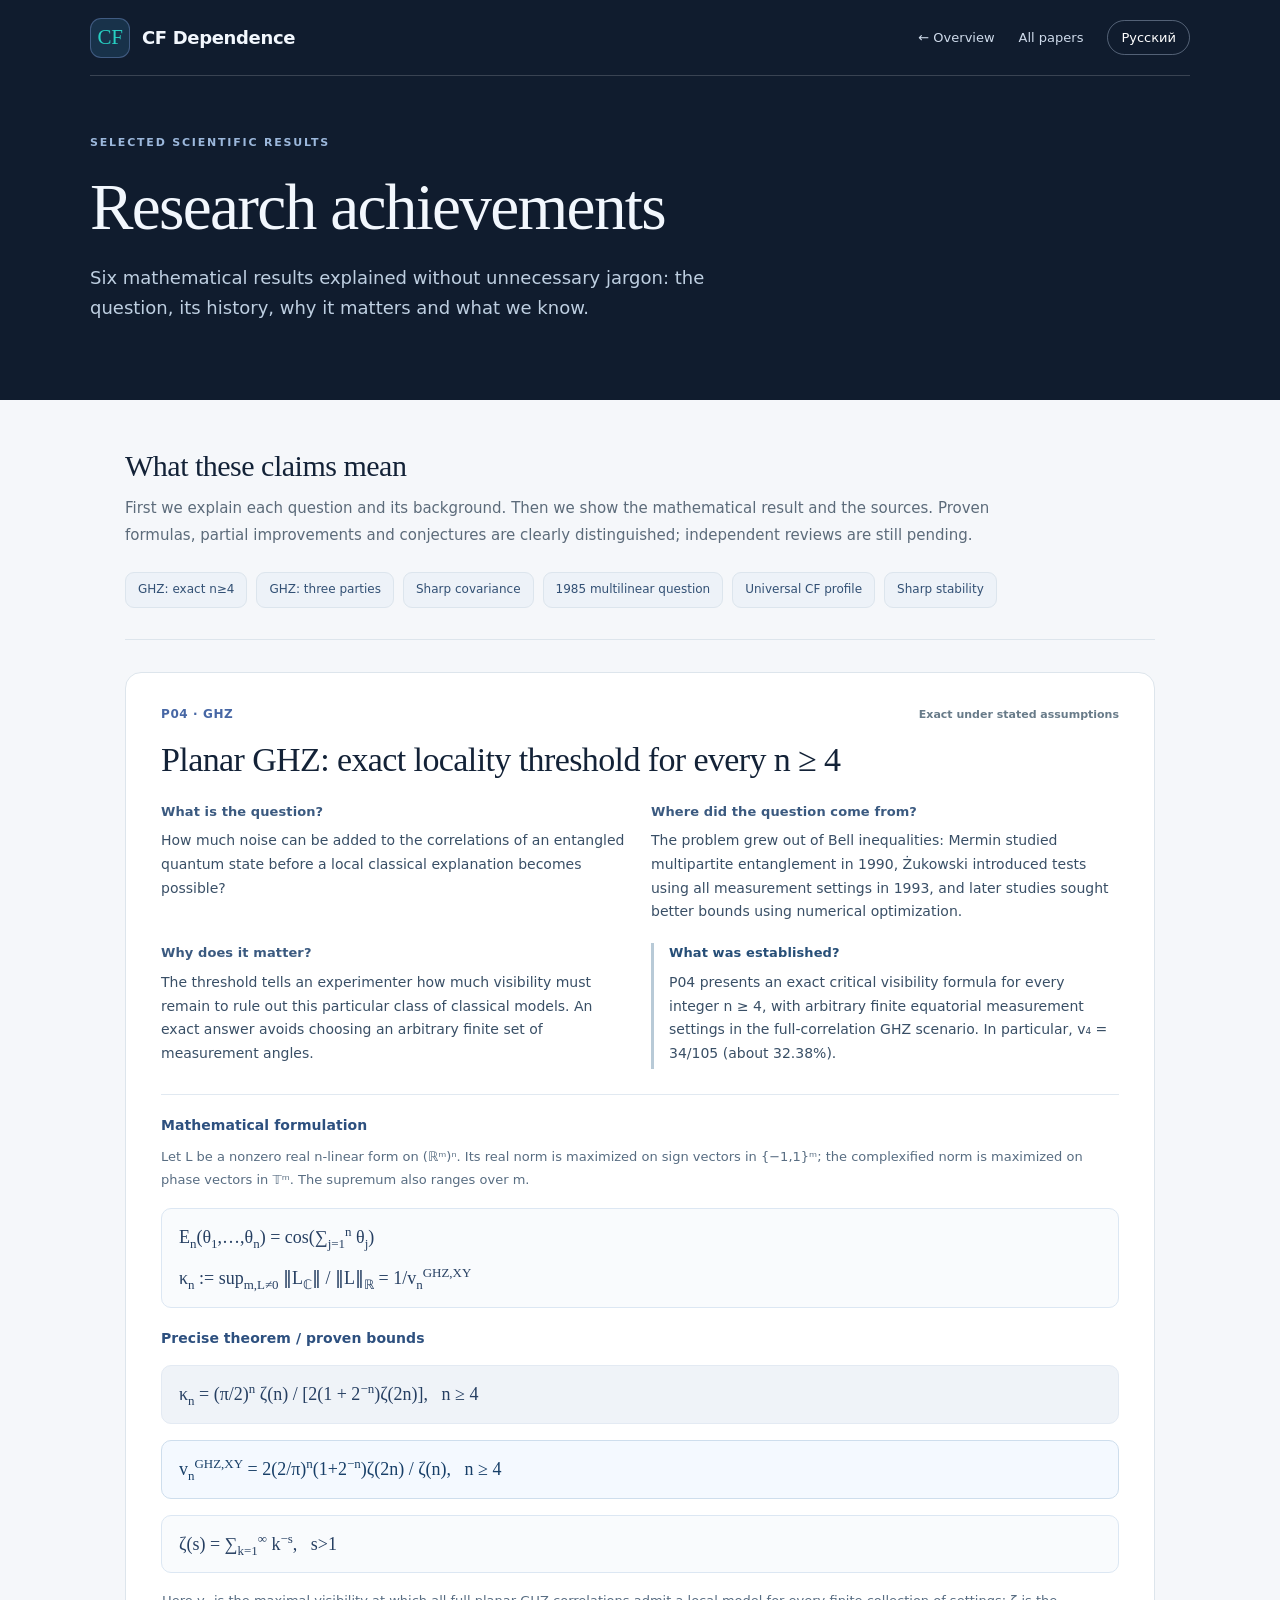
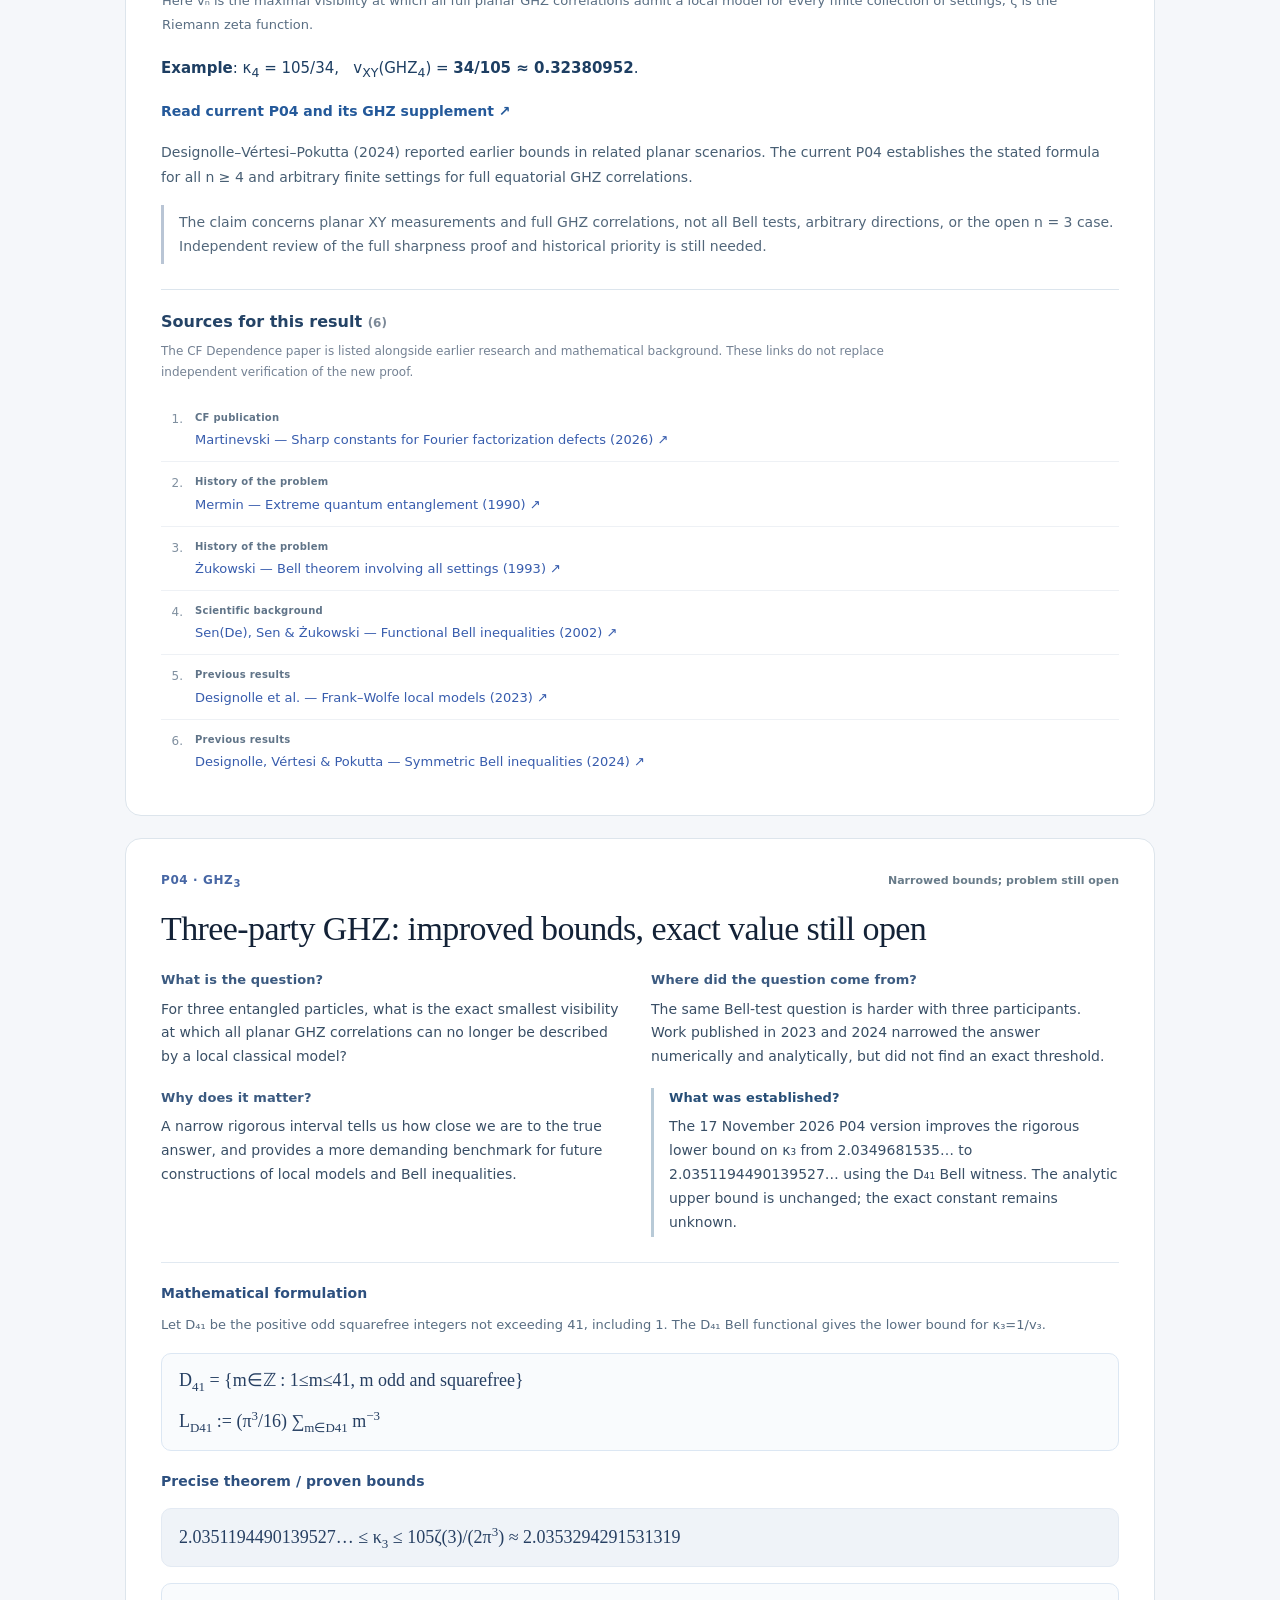
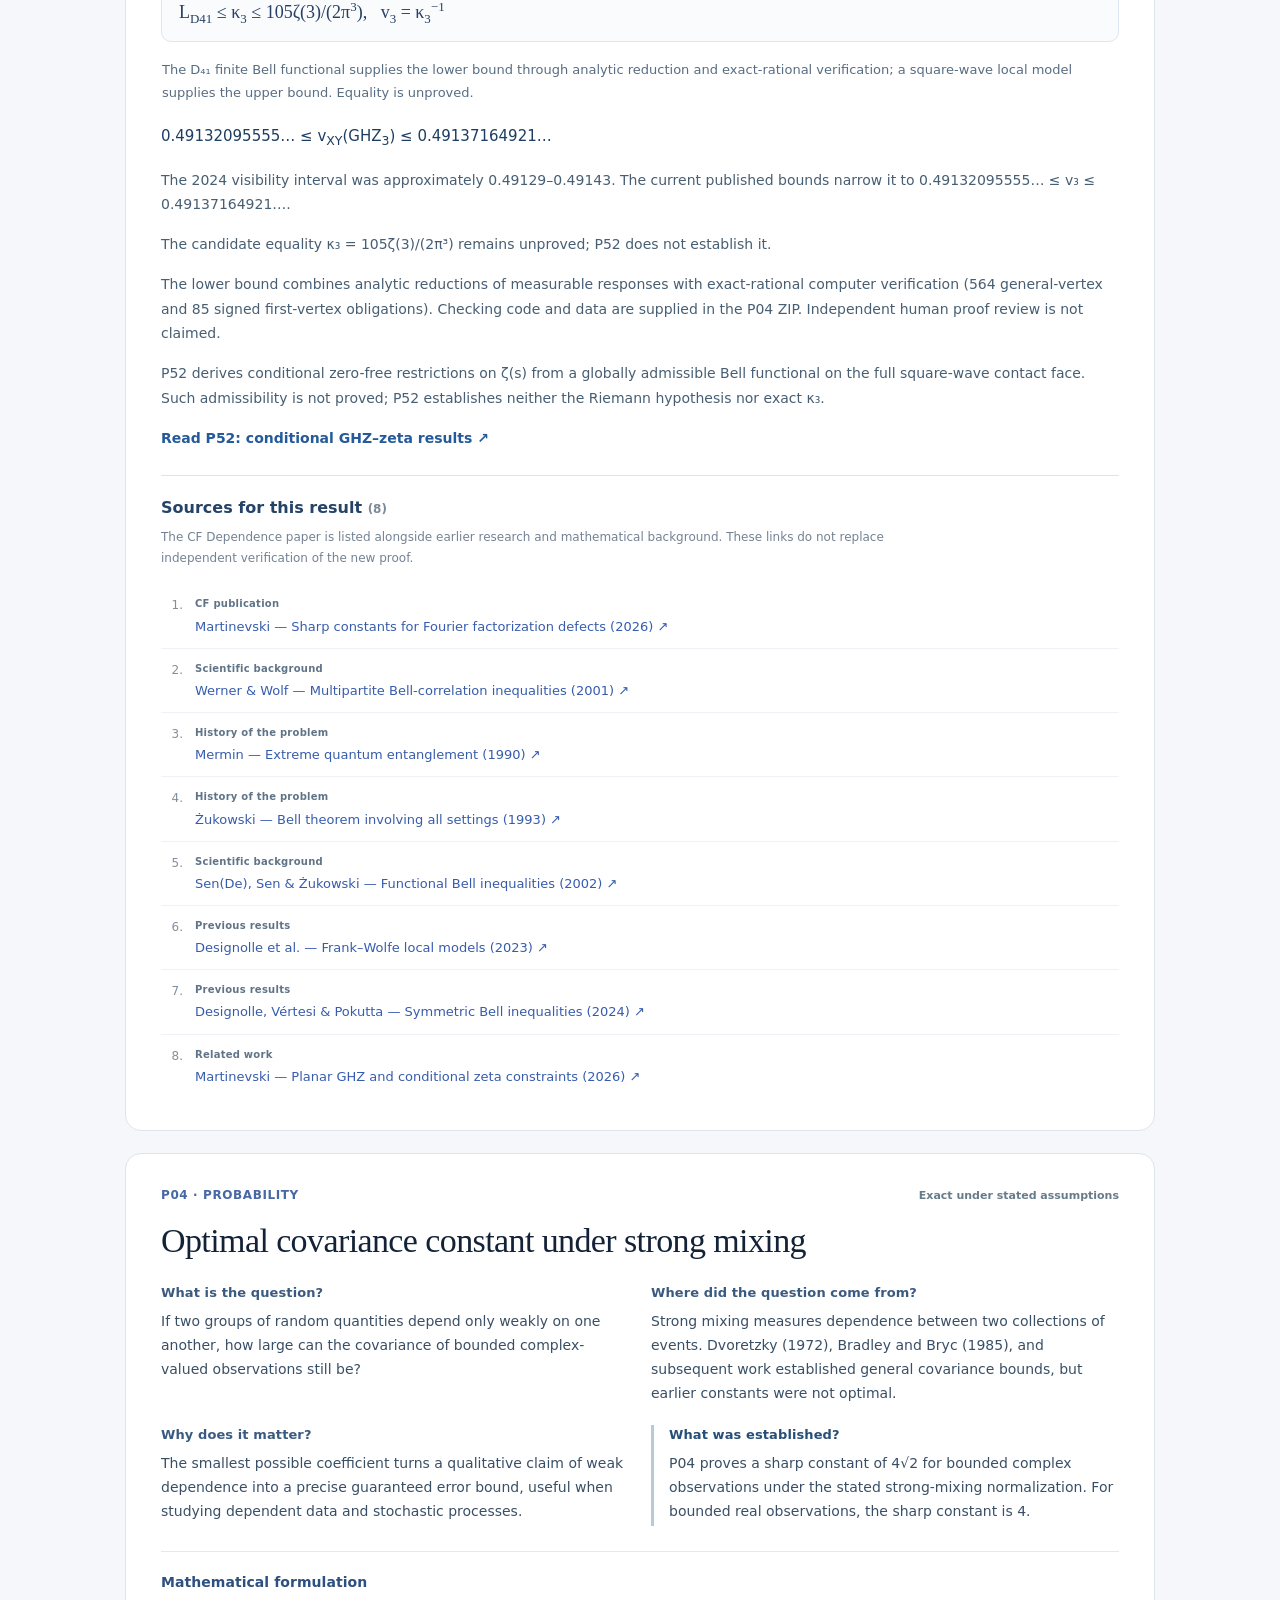
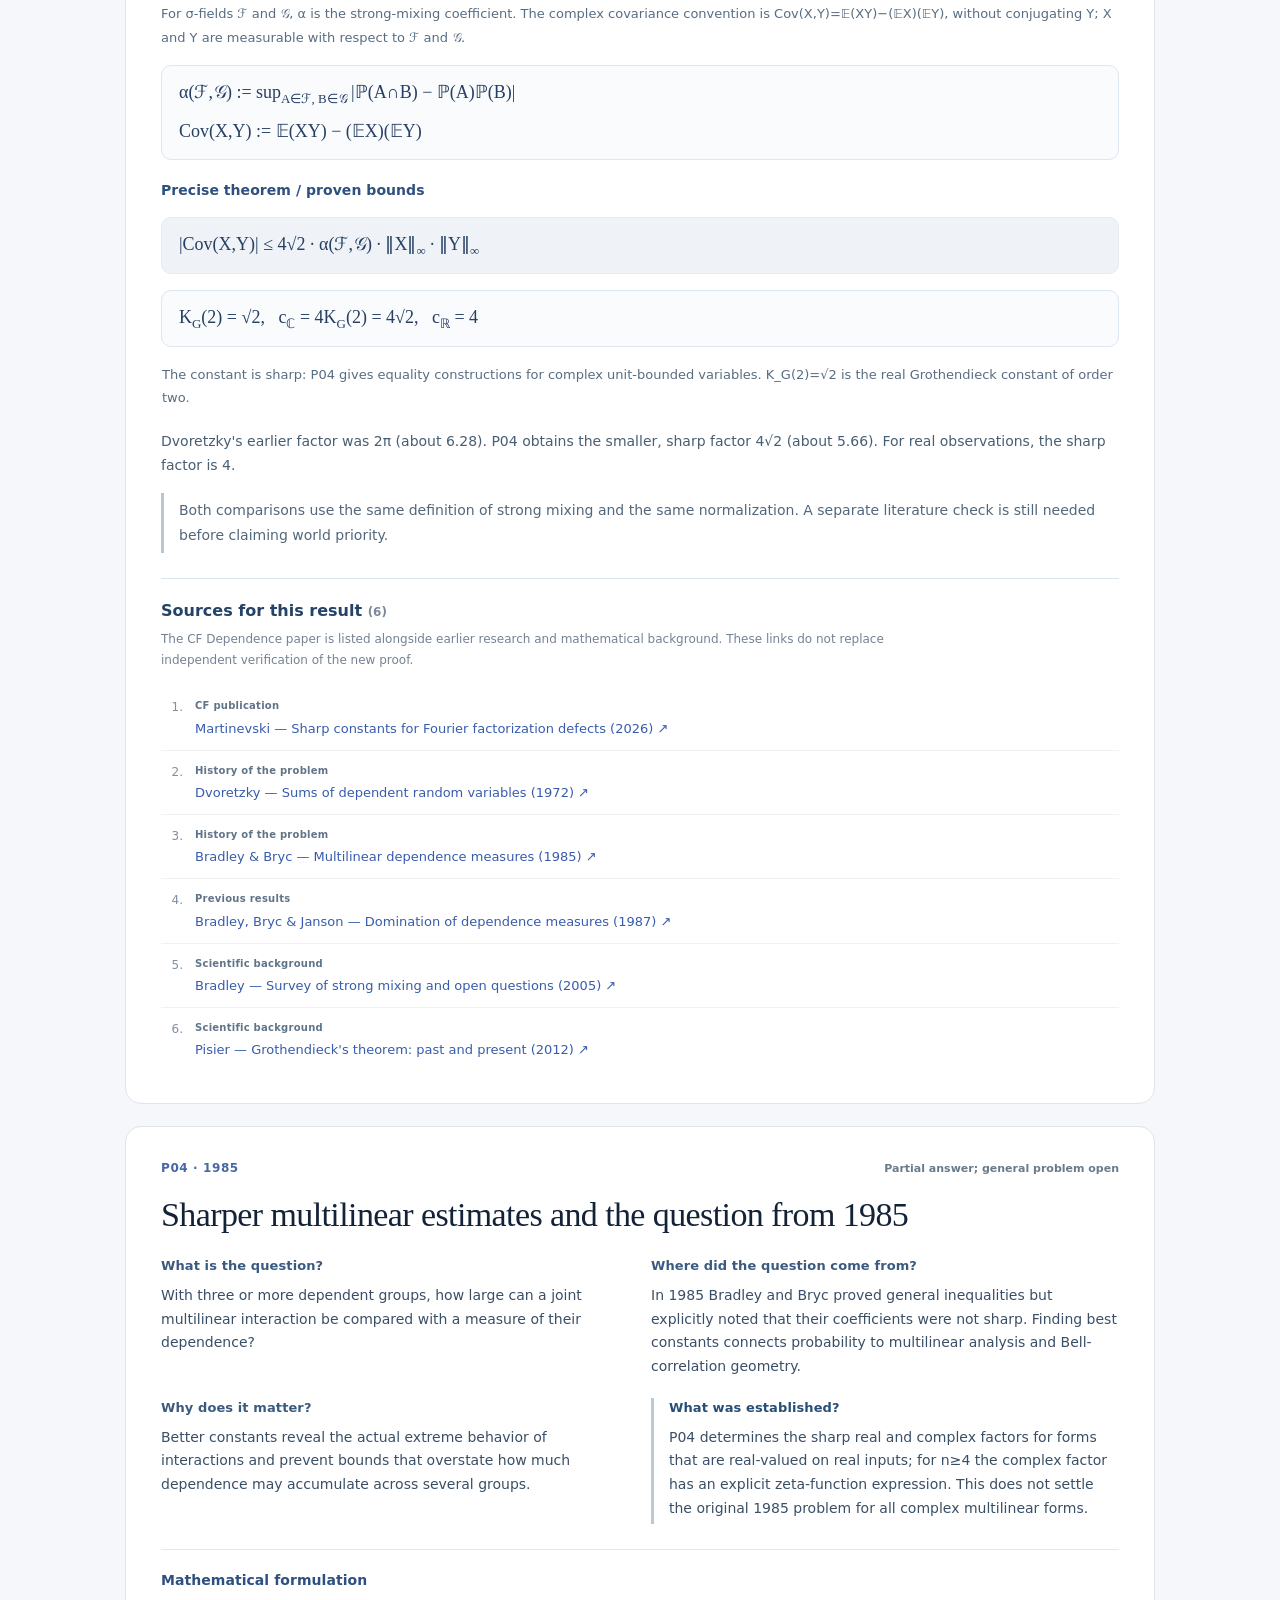
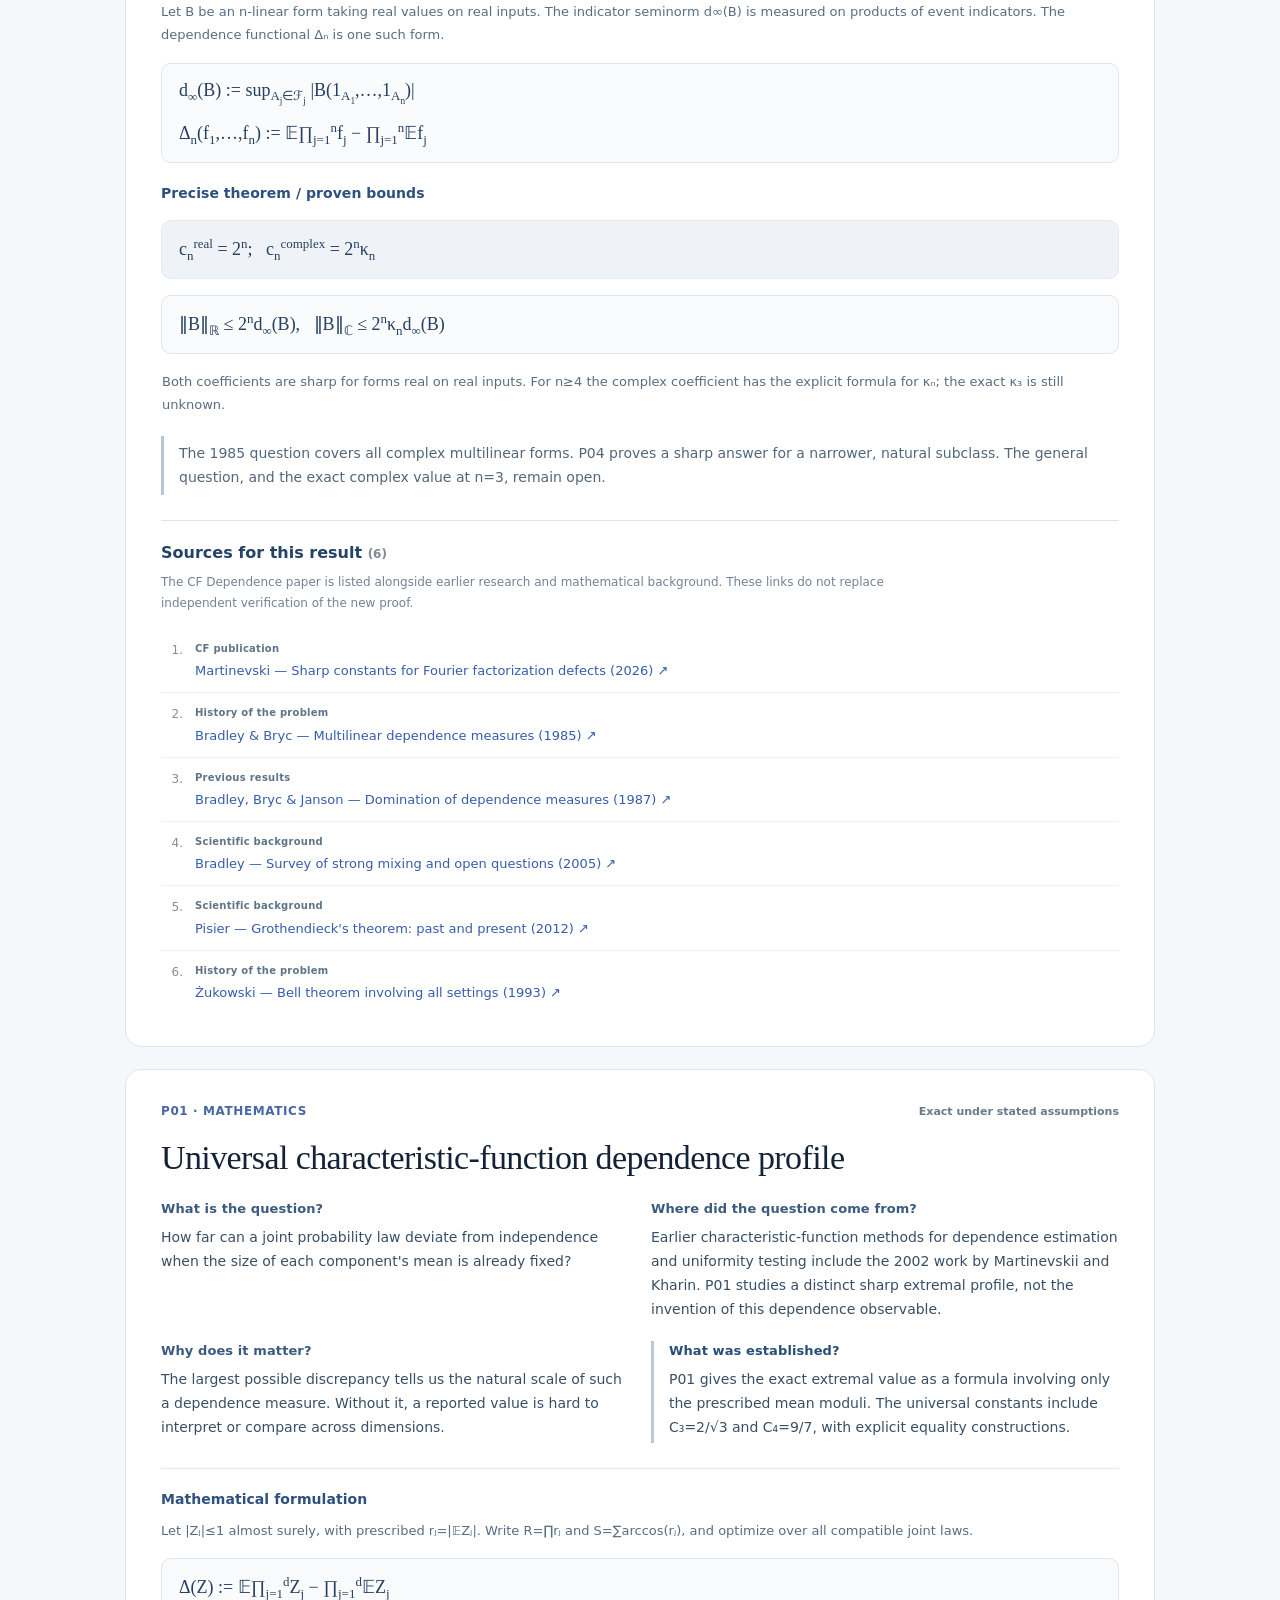
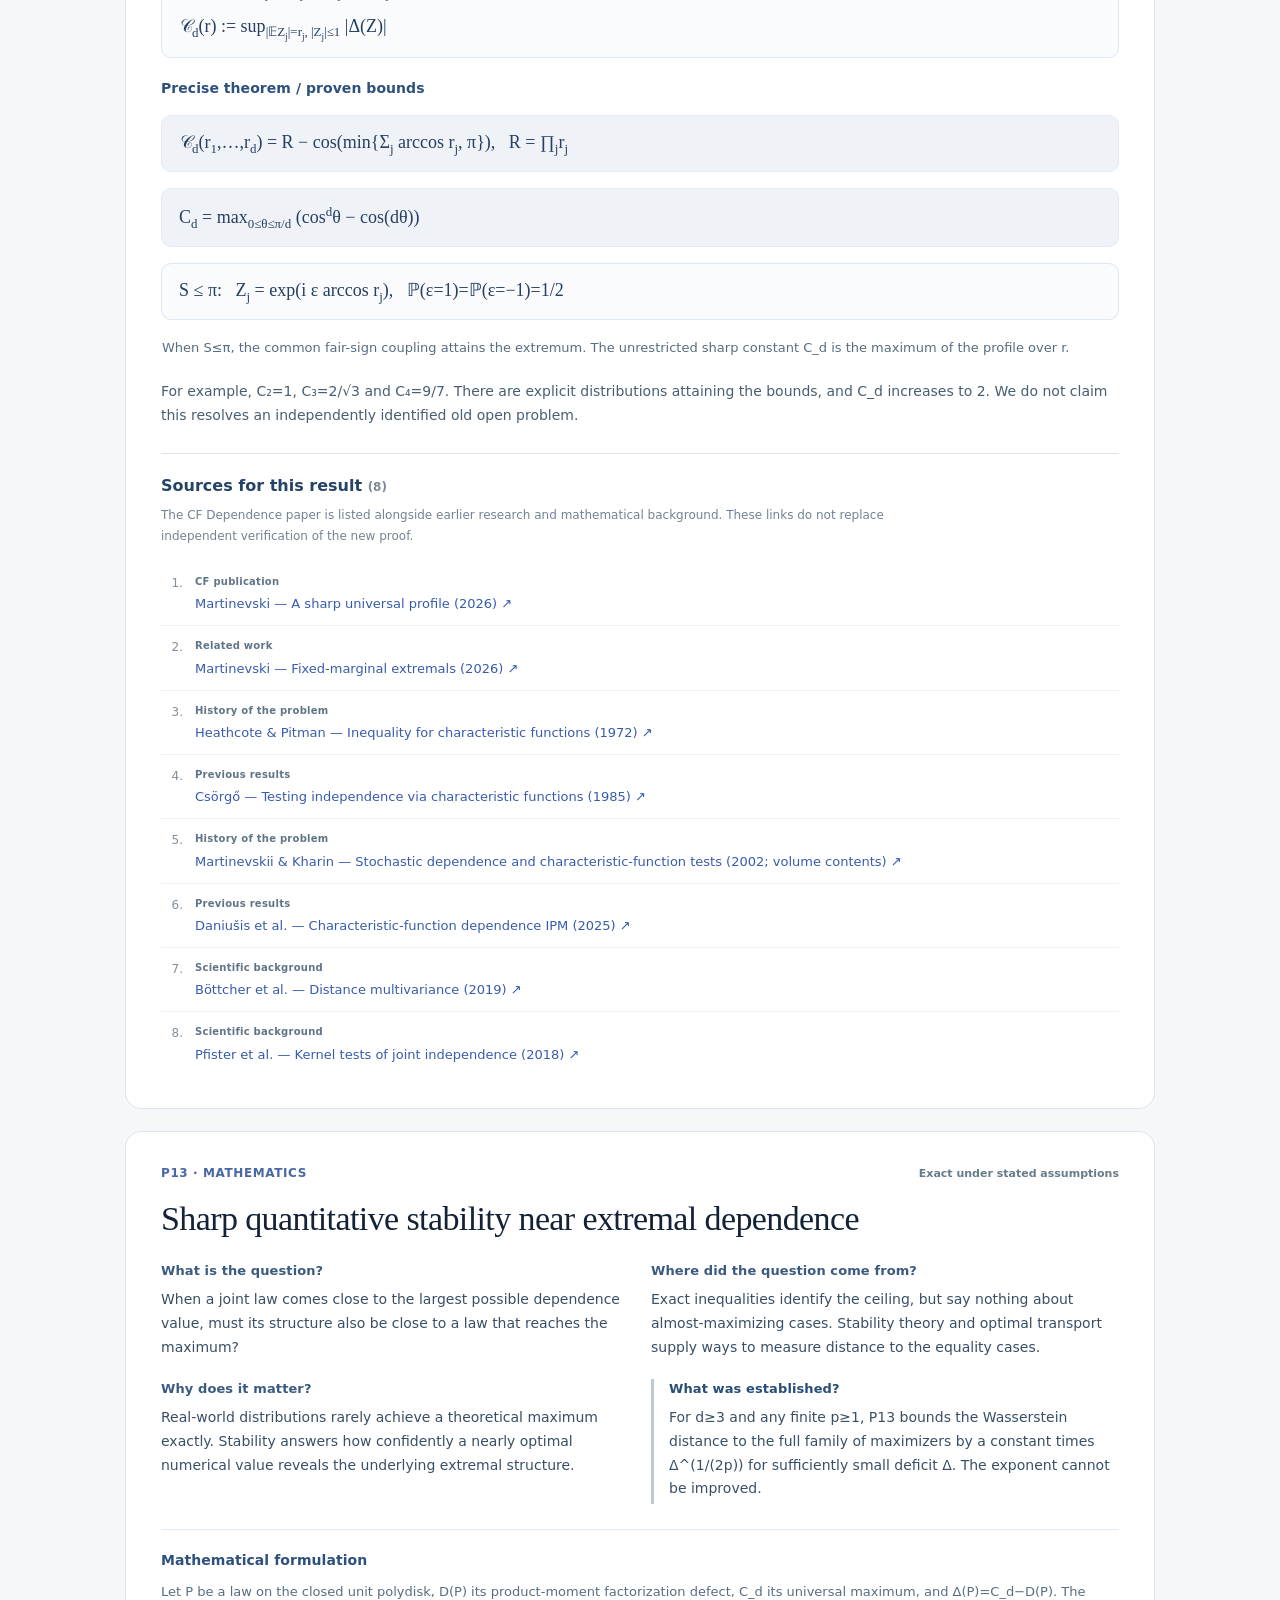
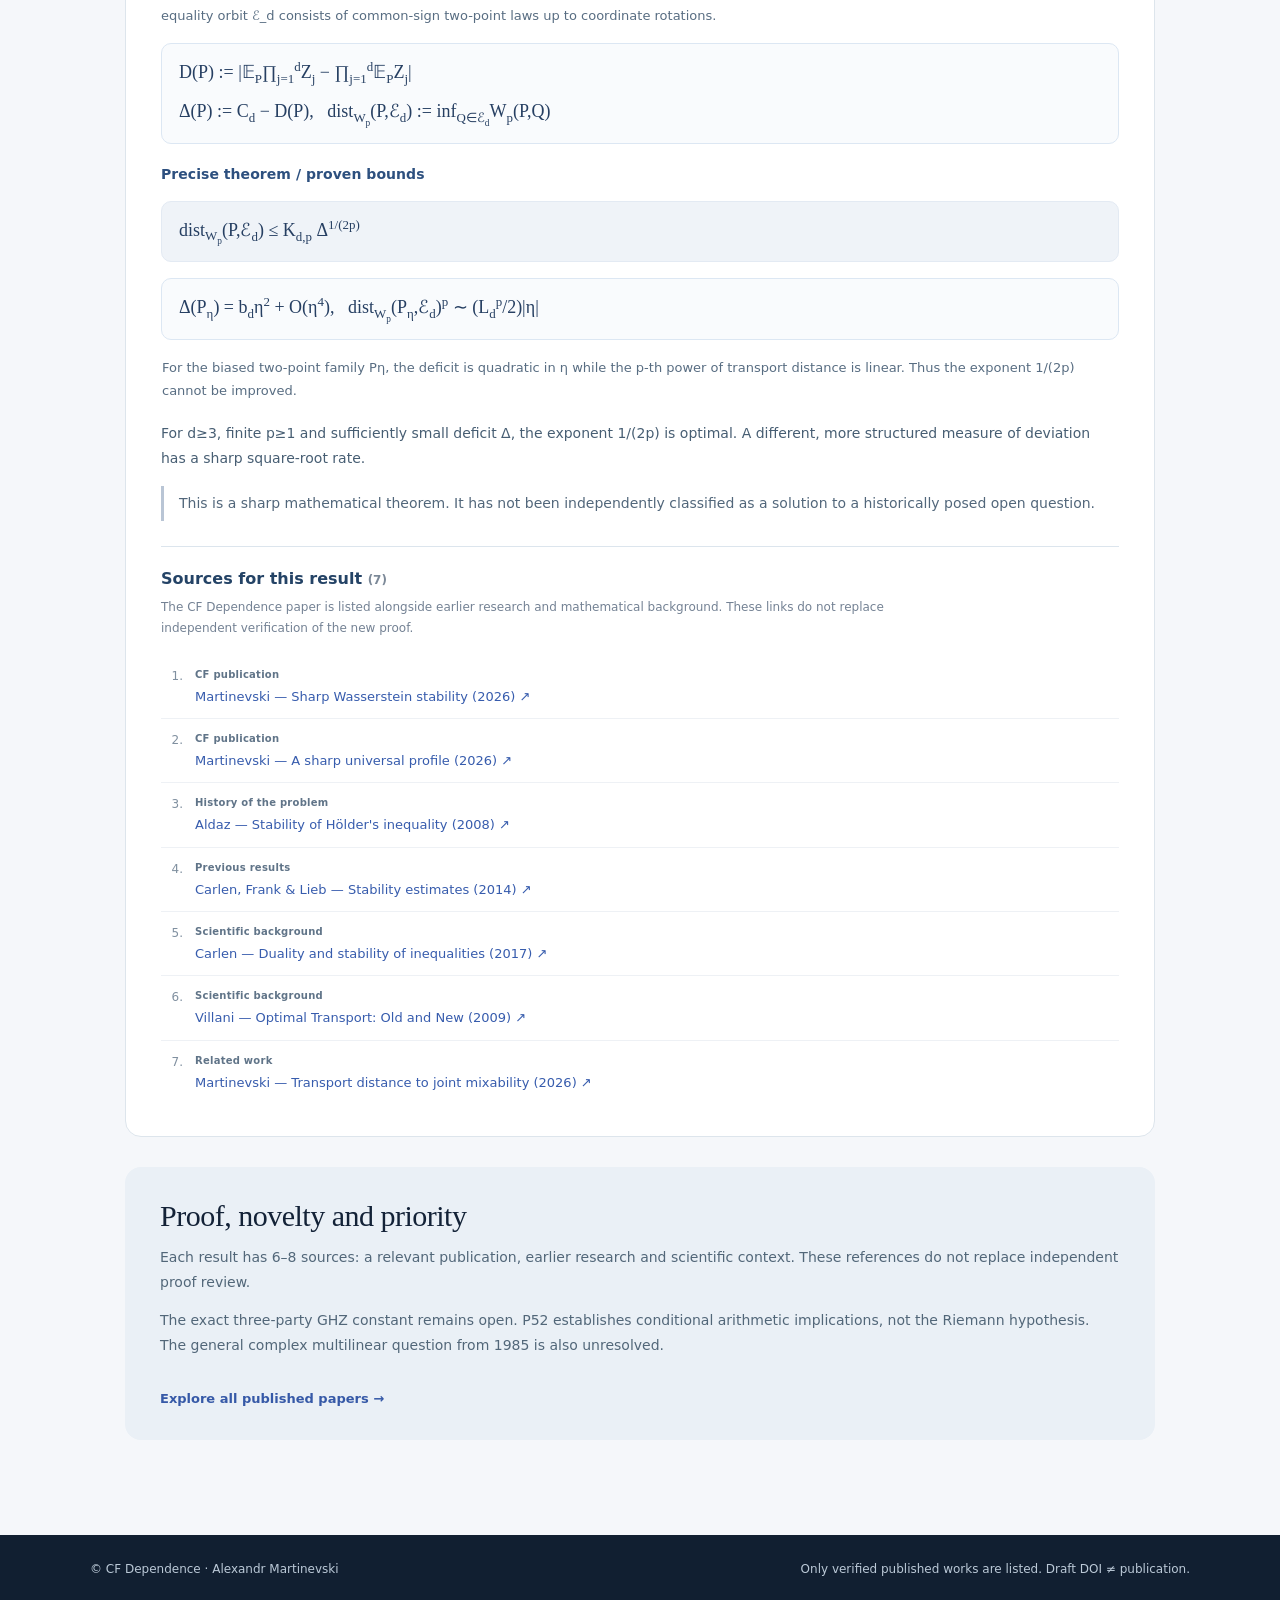
<file: website/achievements.html>
<!doctype html>
<html lang="en">
<head>
  <meta charset="utf-8">
  <meta name="viewport" content="width=device-width, initial-scale=1">
  <meta name="theme-color" content="#101c2e">
  <meta name="robots" content="index,follow">
  <meta name="description" content="Published results: exact planar GHZ constants for n ≥ 4, improved D41 bounds for three parties, sharp mixing inequalities, and P52 conditional zeta constraints.">
  <link rel="canonical" href="https://math.a-martinevski.com/achievements.html">
  <meta property="og:type" content="article">
  <meta property="og:title" content="Research achievements — CF Dependence">
  <meta property="og:url" content="https://math.a-martinevski.com/achievements.html">
  <title>Research achievements — CF Dependence</title>
  <link rel="stylesheet" href="assets/site.css?v=20261015-achievements">
  <script src="assets/site.js?v=20261015-achievements" defer></script>
</head>
<body data-page="achievements">
  <header class="hero short-hero achievements-hero">
    <div class="wrap">
      <nav class="navigation" aria-label="Main navigation">
        <a class="brand" href="index.html?lang=en" data-home-link aria-label="CF Dependence home"><span class="monogram">CF</span><span>CF Dependence</span></a>
        <div class="nav-actions">
          <a href="index.html?lang=en#achievements" data-achievement-home-link data-i18n="achievementBack">← Overview</a>
          <a href="index.html?lang=en#papers" data-catalogue-home-link data-i18n="achievementCatalogue">All papers</a>
          <button class="language" type="button" data-lang-switch aria-label="Change language">Русский</button>
        </div>
      </nav>
      <div class="achievement-hero-content">
        <div class="overline light" data-i18n="achievementPageEyebrow">SELECTED SCIENTIFIC RESULTS</div>
        <h1 data-i18n="achievementPageHeading">Research achievements</h1>
        <p class="hero-intro" data-i18n="achievementPageLead">Six mathematical results explained without unnecessary jargon: the question, its history, why it matters and what we know.</p>
      </div>
    </div>
  </header>
  <main class="wrap achievement-page">
    <section class="achievement-context" aria-labelledby="achievement-context-heading">
      <h2 id="achievement-context-heading" data-i18n="achievementContextTitle">What these claims mean</h2>
      <p data-i18n="achievementContextText">First we explain each question and its background. Then we show the mathematical result and the sources. Proven formulas, partial improvements and conjectures are clearly distinguished; independent reviews are still pending.</p>
      <nav class="achievement-toc" aria-label="Research achievements">
        <a href="#ghz-exact" data-i18n="achievementTocGhzExact">GHZ: exact n≥4</a>
        <a href="#ghz-three" data-i18n="achievementTocGhzThree">GHZ: three parties</a>
        <a href="#mixing" data-i18n="achievementTocMixing">Sharp covariance</a>
        <a href="#multilinear" data-i18n="achievementTocMultilinear">1985 multilinear question</a>
        <a href="#cf-profile" data-i18n="achievementTocProfile">Universal CF profile</a>
        <a href="#stability" data-i18n="achievementTocStability">Sharp stability</a>
      </nav>
    </section>

    <article class="achievement-feature" id="ghz-exact">
      <div class="achievement-feature-top"><span class="achievement-code">P04 · GHZ</span><span class="achievement-state" data-i18n="achievementStateExact">Exact under stated assumptions</span></div>
      <h2 data-i18n="achievementGhzExactTitle">Planar GHZ: exact locality threshold for every n ≥ 4</h2>
      <div class="achievement-explanation">
      <div class="achievement-explanation-part">
        <h3 data-i18n="achievementProblemTitle">The question</h3>
        <p data-i18n="achievementGhzExactProblem">How much noise can be added to the correlations of an entangled quantum state before a local classical explanation becomes possible?</p>
      </div>
      <div class="achievement-explanation-part">
        <h3 data-i18n="achievementOriginTitle">Where it came from</h3>
        <p data-i18n="achievementGhzExactOrigin">The problem grew out of Bell inequalities: Mermin studied multipartite entanglement in 1990, Żukowski introduced tests using all measurement settings in 1993, and later studies sought better bounds using numerical optimization.</p>
      </div>
      <div class="achievement-explanation-part">
        <h3 data-i18n="achievementImportanceTitle">Why it matters</h3>
        <p data-i18n="achievementGhzExactWhy">The threshold tells an experimenter how much visibility must remain to rule out this particular class of classical models. An exact answer avoids choosing an arbitrary finite set of measurement angles.</p>
      </div>
      <div class="achievement-explanation-part">
        <h3 data-i18n="achievementAnswerTitle">What was established</h3>
        <p data-i18n="achievementGhzExactAnswer">P04 presents an exact critical visibility formula for every integer n ≥ 4 and arbitrary finite equatorial measurement settings in the full-correlation GHZ scenario. In particular, v₄ = 34/105 (about 32.38%).</p>
      </div>
      </div>
            <div class="achievement-math-context">
        <h3 data-i18n="achievementMathSetupTitle">Mathematical formulation</h3>
        <p class="achievement-math-notation" data-i18n="achievementGhzExactMathNotation">Let L be a nonzero real n-linear form on (ℝᵐ)ⁿ. Its real norm is maximized on sign vectors in {−1,1}ᵐ; the complexified norm is maximized on phase vectors in 𝕋ᵐ. The supremum also ranges over m.</p>
        <div class="achievement-equation achievement-equation-setup" role="math">
          <div class="math-line">E<sub>n</sub>(θ<sub>1</sub>,…,θ<sub>n</sub>) = cos(∑<sub>j=1</sub><sup>n</sup> θ<sub>j</sub>)</div>
          <div class="math-line">κ<sub>n</sub> := sup<sub>m,L≠0</sub> ‖L<sub>ℂ</sub>‖ / ‖L‖<sub>ℝ</sub> = 1/v<sub>n</sub><sup>GHZ,XY</sup></div>
        </div>
        <h3 data-i18n="achievementMathResultTitle">Precise result / proven bounds</h3>
      </div>
<div class="achievement-equation" role="math" aria-label="kappa n equals pi over two to power n times zeta n divided by two times one plus two to negative n times zeta two n">
        κ<sub>n</sub> = (π/2)<sup>n</sup> ζ(n) / [2(1 + 2<sup>−n</sup>)ζ(2n)], &nbsp; n ≥ 4
      </div>
      <div class="achievement-equation achievement-visibility-formula" role="math" aria-label="critical planar GHZ visibility formula for all n at least four">
        v<sub>n</sub><sup>GHZ,XY</sup> = 2(2/π)<sup>n</sup>(1+2<sup>−n</sup>)ζ(2n) / ζ(n), &nbsp; n ≥ 4
      </div>
      <div class="achievement-math-after">
        <div class="achievement-equation achievement-equation-extra" role="math"><div class="math-line">ζ(s) = ∑<sub>k=1</sub><sup>∞</sup> k<sup>−s</sup>, &nbsp; s&gt;1</div></div>
        <p class="achievement-math-notation" data-i18n="achievementGhzExactMathDetail">Here vₙ is the maximal visibility at which all full planar GHZ correlations admit a local model for every finite collection of settings; ζ is the Riemann zeta function.</p>
      </div>

      <p class="achievement-result-line"><strong data-i18n="achievementExample">Example</strong>: κ<sub>4</sub> = 105/34, &nbsp; v<sub>XY</sub>(GHZ<sub>4</sub>) = <strong>34/105 ≈ 0.32380952</strong>.</p>
      <p class="achievement-proof-link"><a href="https://doi.org/10.5281/zenodo.24293935" target="_blank" rel="noopener noreferrer" data-i18n="achievementGhzExactReadPaper">Read current P04 and its GHZ supplement ↗</a></p>
      <p data-i18n="achievementGhzExactImportance">Designolle–Vértesi–Pokutta (2024) reported earlier bounds in related planar scenarios. The current P04 establishes the stated formula for all n ≥ 4 and arbitrary finite settings for full equatorial GHZ correlations.</p>
      <p class="achievement-limitation" data-i18n="achievementGhzExactScope">This concerns planar XY measurements and full GHZ correlations. It does not cover every Bell test or arbitrary measurements. Independent mathematical and historical reviews are still needed.</p>
<div class="achievement-sources">
        <h3><span data-i18n="achievementSourcesHeading">Sources for this achievement</span> <span class="achievement-sources-count">(6)</span></h3>
        <p data-i18n="achievementSourcesExplanation">The author's result is listed alongside earlier research and broader background. Background citations are not independent verification of the new theorem.</p>
        <ol class="achievement-references" aria-label="References for this achievement">
          <li><span class="achievement-ref-number">1.</span><div class="achievement-ref-body"><span class="achievement-ref-role" data-i18n="sourceRoleOur">Our</span><a href="https://doi.org/10.5281/zenodo.24293935" target="_blank" rel="noopener noreferrer">Martinevski — Sharp constants for Fourier factorization defects (2026) ↗</a></div></li>
          <li><span class="achievement-ref-number">2.</span><div class="achievement-ref-body"><span class="achievement-ref-role" data-i18n="sourceRoleOrigin">Origin</span><a href="https://doi.org/10.1103/PhysRevLett.65.1838" target="_blank" rel="noopener noreferrer">Mermin — Extreme quantum entanglement (1990) ↗</a></div></li>
          <li><span class="achievement-ref-number">3.</span><div class="achievement-ref-body"><span class="achievement-ref-role" data-i18n="sourceRoleOrigin">Origin</span><a href="https://doi.org/10.1016/0375-9601(93)90002-H" target="_blank" rel="noopener noreferrer">Żukowski — Bell theorem involving all settings (1993) ↗</a></div></li>
          <li><span class="achievement-ref-number">4.</span><div class="achievement-ref-body"><span class="achievement-ref-role" data-i18n="sourceRoleBackground">Background</span><a href="https://doi.org/10.1103/PhysRevA.66.062318" target="_blank" rel="noopener noreferrer">Sen(De), Sen &amp; Żukowski — Functional Bell inequalities (2002) ↗</a></div></li>
          <li><span class="achievement-ref-number">5.</span><div class="achievement-ref-body"><span class="achievement-ref-role" data-i18n="sourceRolePrior">Prior</span><a href="https://doi.org/10.1103/PhysRevResearch.5.043059" target="_blank" rel="noopener noreferrer">Designolle et al. — Frank–Wolfe local models (2023) ↗</a></div></li>
          <li><span class="achievement-ref-number">6.</span><div class="achievement-ref-body"><span class="achievement-ref-role" data-i18n="sourceRolePrior">Prior</span><a href="https://doi.org/10.1103/PhysRevA.109.022205" target="_blank" rel="noopener noreferrer">Designolle, Vértesi &amp; Pokutta — Symmetric Bell inequalities (2024) ↗</a></div></li>
        </ol>
      </div>
    </article>

    <article class="achievement-feature" id="ghz-three">
      <div class="achievement-feature-top"><span class="achievement-code">P04 · GHZ<sub>3</sub></span><span class="achievement-state" data-i18n="achievementStatePartial">Narrowed bounds; problem still open</span></div>
      <h2 data-i18n="achievementGhzThreeTitle">Three-party GHZ: improved bounds, exact value still open</h2>
      <div class="achievement-explanation">
      <div class="achievement-explanation-part">
        <h3 data-i18n="achievementProblemTitle">The question</h3>
        <p data-i18n="achievementGhzThreeProblem">For three entangled particles, what is the exact smallest visibility at which all planar GHZ correlations can no longer be described by a local classical model?</p>
      </div>
      <div class="achievement-explanation-part">
        <h3 data-i18n="achievementOriginTitle">Where it came from</h3>
        <p data-i18n="achievementGhzThreeOrigin">The same Bell-test question is harder with three participants. Work published in 2023 and 2024 narrowed the answer numerically and analytically, but did not find an exact threshold.</p>
      </div>
      <div class="achievement-explanation-part">
        <h3 data-i18n="achievementImportanceTitle">Why it matters</h3>
        <p data-i18n="achievementGhzThreeWhy">A narrow rigorous interval tells us how close we are to the true answer, and provides a more demanding benchmark for future constructions of local models and Bell inequalities.</p>
      </div>
      <div class="achievement-explanation-part">
        <h3 data-i18n="achievementAnswerTitle">What was established</h3>
        <p data-i18n="achievementGhzThreeAnswer">The 17 November 2026 P04 version improves the rigorous lower bound on κ₃ from 2.0349681535… to 2.0351194490139527… using the D₄₁ Bell witness. The analytic upper bound is unchanged; the exact constant remains unknown.</p>
      </div>
      </div>
            <div class="achievement-math-context">
        <h3 data-i18n="achievementMathSetupTitle">Mathematical formulation</h3>
        <p class="achievement-math-notation" data-i18n="achievementGhzThreeMathNotation">Let D₄₁ be the positive odd squarefree integers not exceeding 41, including 1. The D₄₁ Bell functional gives the lower bound for κ₃=1/v₃.</p>
        <div class="achievement-equation achievement-equation-setup" role="math">
          <div class="math-line">D<sub>41</sub> = {m∈ℤ : 1≤m≤41, m odd and squarefree}</div>
          <div class="math-line">L<sub>D41</sub> := (π<sup>3</sup>/16) ∑<sub>m∈D41</sub> m<sup>−3</sup></div>
        </div>
        <h3 data-i18n="achievementMathResultTitle">Precise result / proven bounds</h3>
      </div>
<div class="achievement-equation" role="math">
        2.0351194490139527… ≤ κ<sub>3</sub> ≤ 105ζ(3)/(2π<sup>3</sup>) ≈ 2.0353294291531319
      </div>
      <div class="achievement-math-after">
        <div class="achievement-equation achievement-equation-extra" role="math"><div class="math-line">L<sub>D41</sub> ≤ κ<sub>3</sub> ≤ 105ζ(3)/(2π<sup>3</sup>), &nbsp; v<sub>3</sub> = κ<sub>3</sub><sup>−1</sup></div></div>
        <p class="achievement-math-notation" data-i18n="achievementGhzThreeMathDetail">The D₄₁ finite Bell functional supplies the lower bound through analytic reduction and exact-rational verification; a square-wave local model supplies the upper bound. Equality is unproved.</p>
      </div>

      <p class="achievement-result-line">0.49132095555… ≤ v<sub>XY</sub>(GHZ<sub>3</sub>) ≤ 0.49137164921…</p>
      <p data-i18n="achievementGhzThreeComparison">The 2024 visibility interval was approximately 0.49129–0.49143. The current published bounds narrow it to 0.49132095555… ≤ v₃ ≤ 0.49137164921….</p>
      <p data-i18n="achievementGhzThreeConjecture">The candidate equality κ₃ = 105ζ(3)/(2π³) remains unproved; P52 does not establish it.</p>
      <p data-i18n="achievementGhzThreeProof">The lower bound combines analytic reductions of measurable responses with exact-rational computer verification (564 general-vertex and 85 signed first-vertex obligations). Checking code and data are supplied in the P04 ZIP. Independent human proof review is not claimed.</p>
      <p data-i18n="achievementGhzThreeZeta">P52 derives conditional zero-free restrictions on ζ(s) from a globally admissible Bell functional on the full square-wave contact face. Such admissibility is not proved; P52 establishes neither the Riemann hypothesis nor exact κ₃.</p>
      <p class="achievement-proof-link"><a href="https://doi.org/10.5281/zenodo.24293937" target="_blank" rel="noopener noreferrer" data-i18n="achievementGhzThreeReadP52">Read P52: conditional GHZ–zeta results ↗</a></p>
<div class="achievement-sources">
        <h3><span data-i18n="achievementSourcesHeading">Sources for this achievement</span> <span class="achievement-sources-count">(8)</span></h3>
        <p data-i18n="achievementSourcesExplanation">The author's result is listed alongside earlier research and broader background. Background citations are not independent verification of the new theorem.</p>
        <ol class="achievement-references" aria-label="References for this achievement">
          <li><span class="achievement-ref-number">1.</span><div class="achievement-ref-body"><span class="achievement-ref-role" data-i18n="sourceRoleOur">Our</span><a href="https://doi.org/10.5281/zenodo.24293935" target="_blank" rel="noopener noreferrer">Martinevski — Sharp constants for Fourier factorization defects (2026) ↗</a></div></li>
          <li><span class="achievement-ref-number">2.</span><div class="achievement-ref-body"><span class="achievement-ref-role" data-i18n="sourceRoleBackground">Background</span><a href="https://doi.org/10.1103/PhysRevA.64.032112" target="_blank" rel="noopener noreferrer">Werner &amp; Wolf — Multipartite Bell-correlation inequalities (2001) ↗</a></div></li>
          <li><span class="achievement-ref-number">3.</span><div class="achievement-ref-body"><span class="achievement-ref-role" data-i18n="sourceRoleOrigin">Origin</span><a href="https://doi.org/10.1103/PhysRevLett.65.1838" target="_blank" rel="noopener noreferrer">Mermin — Extreme quantum entanglement (1990) ↗</a></div></li>
          <li><span class="achievement-ref-number">4.</span><div class="achievement-ref-body"><span class="achievement-ref-role" data-i18n="sourceRoleOrigin">Origin</span><a href="https://doi.org/10.1016/0375-9601(93)90002-H" target="_blank" rel="noopener noreferrer">Żukowski — Bell theorem involving all settings (1993) ↗</a></div></li>
          <li><span class="achievement-ref-number">5.</span><div class="achievement-ref-body"><span class="achievement-ref-role" data-i18n="sourceRoleBackground">Background</span><a href="https://doi.org/10.1103/PhysRevA.66.062318" target="_blank" rel="noopener noreferrer">Sen(De), Sen &amp; Żukowski — Functional Bell inequalities (2002) ↗</a></div></li>
          <li><span class="achievement-ref-number">6.</span><div class="achievement-ref-body"><span class="achievement-ref-role" data-i18n="sourceRolePrior">Prior</span><a href="https://doi.org/10.1103/PhysRevResearch.5.043059" target="_blank" rel="noopener noreferrer">Designolle et al. — Frank–Wolfe local models (2023) ↗</a></div></li>
          <li><span class="achievement-ref-number">7.</span><div class="achievement-ref-body"><span class="achievement-ref-role" data-i18n="sourceRolePrior">Prior</span><a href="https://doi.org/10.1103/PhysRevA.109.022205" target="_blank" rel="noopener noreferrer">Designolle, Vértesi &amp; Pokutta — Symmetric Bell inequalities (2024) ↗</a></div></li>
          <li><span class="achievement-ref-number">8.</span><div class="achievement-ref-body"><span class="achievement-ref-role" data-i18n="sourceRoleRelated">Related</span><a href="https://doi.org/10.5281/zenodo.24293937" target="_blank" rel="noopener noreferrer">Martinevski — Planar GHZ and conditional zeta constraints (2026) ↗</a></div></li>
        </ol>
      </div>
    </article>

    <article class="achievement-feature" id="mixing">
      <div class="achievement-feature-top"><span class="achievement-code">P04 · PROBABILITY</span><span class="achievement-state" data-i18n="achievementStateExact">Exact under stated assumptions</span></div>
      <h2 data-i18n="achievementMixingTitle">Optimal covariance constant under strong mixing</h2>
      <div class="achievement-explanation">
      <div class="achievement-explanation-part">
        <h3 data-i18n="achievementProblemTitle">The question</h3>
        <p data-i18n="achievementMixingProblem">If two groups of random quantities depend only weakly on one another, how large can the covariance of bounded complex-valued observations still be?</p>
      </div>
      <div class="achievement-explanation-part">
        <h3 data-i18n="achievementOriginTitle">Where it came from</h3>
        <p data-i18n="achievementMixingOrigin">Strong mixing measures dependence between two collections of events. Dvoretzky (1972), Bradley and Bryc (1985), and subsequent work established general covariance bounds, but earlier constants were not optimal.</p>
      </div>
      <div class="achievement-explanation-part">
        <h3 data-i18n="achievementImportanceTitle">Why it matters</h3>
        <p data-i18n="achievementMixingWhy">The smallest possible coefficient turns a qualitative claim of weak dependence into a precise guaranteed error bound, useful when studying dependent data and stochastic processes.</p>
      </div>
      <div class="achievement-explanation-part">
        <h3 data-i18n="achievementAnswerTitle">What was established</h3>
        <p data-i18n="achievementMixingAnswer">P04 proves a sharp constant of 4√2 for bounded complex observations under the stated strong-mixing normalization. For bounded real observations, the sharp constant is 4.</p>
      </div>
      </div>
            <div class="achievement-math-context">
        <h3 data-i18n="achievementMathSetupTitle">Mathematical formulation</h3>
        <p class="achievement-math-notation" data-i18n="achievementMixingMathNotation">For σ-fields ℱ and 𝒢, α is the strong-mixing coefficient. The complex covariance convention is Cov(X,Y)=𝔼(XY)−(𝔼X)(𝔼Y), without conjugating Y; X and Y are measurable with respect to ℱ and 𝒢.</p>
        <div class="achievement-equation achievement-equation-setup" role="math">
          <div class="math-line">α(ℱ,𝒢) := sup<sub>A∈ℱ, B∈𝒢</sub> |ℙ(A∩B) − ℙ(A)ℙ(B)|</div>
          <div class="math-line">Cov(X,Y) := 𝔼(XY) − (𝔼X)(𝔼Y)</div>
        </div>
        <h3 data-i18n="achievementMathResultTitle">Precise result / proven bounds</h3>
      </div>
<div class="achievement-equation" role="math">
        |Cov(X,Y)| ≤ 4√2 · α(ℱ,𝒢) · ‖X‖<sub>∞</sub> · ‖Y‖<sub>∞</sub>
      </div>
      <div class="achievement-math-after">
        <div class="achievement-equation achievement-equation-extra" role="math"><div class="math-line">K<sub>G</sub>(2) = √2, &nbsp; c<sub>ℂ</sub> = 4K<sub>G</sub>(2) = 4√2, &nbsp; c<sub>ℝ</sub> = 4</div></div>
        <p class="achievement-math-notation" data-i18n="achievementMixingMathDetail">The constant is sharp: P04 gives equality constructions for complex unit-bounded variables. K_G(2)=√2 is the real Grothendieck constant of order two.</p>
      </div>

      <p data-i18n="achievementMixingHistory">Dvoretzky's earlier factor was 2π (about 6.28). P04 obtains the smaller, sharp factor 4√2 (about 5.66). For real observations, the sharp factor is 4.</p>
      <p class="achievement-limitation" data-i18n="achievementMixingScope">Both comparisons use the same definition of strong mixing and the same normalization. A separate literature check is still needed before claiming world priority.</p>
<div class="achievement-sources">
        <h3><span data-i18n="achievementSourcesHeading">Sources for this achievement</span> <span class="achievement-sources-count">(6)</span></h3>
        <p data-i18n="achievementSourcesExplanation">The author's result is listed alongside earlier research and broader background. Background citations are not independent verification of the new theorem.</p>
        <ol class="achievement-references" aria-label="References for this achievement">
          <li><span class="achievement-ref-number">1.</span><div class="achievement-ref-body"><span class="achievement-ref-role" data-i18n="sourceRoleOur">Our</span><a href="https://doi.org/10.5281/zenodo.24293935" target="_blank" rel="noopener noreferrer">Martinevski — Sharp constants for Fourier factorization defects (2026) ↗</a></div></li>
          <li><span class="achievement-ref-number">2.</span><div class="achievement-ref-body"><span class="achievement-ref-role" data-i18n="sourceRoleOrigin">Origin</span><a href="https://doi.org/10.1525/9780520423671-032" target="_blank" rel="noopener noreferrer">Dvoretzky — Sums of dependent random variables (1972) ↗</a></div></li>
          <li><span class="achievement-ref-number">3.</span><div class="achievement-ref-body"><span class="achievement-ref-role" data-i18n="sourceRoleOrigin">Origin</span><a href="https://doi.org/10.1016/0047-259X(85)90025-9" target="_blank" rel="noopener noreferrer">Bradley &amp; Bryc — Multilinear dependence measures (1985) ↗</a></div></li>
          <li><span class="achievement-ref-number">4.</span><div class="achievement-ref-body"><span class="achievement-ref-role" data-i18n="sourceRolePrior">Prior</span><a href="https://doi.org/10.1016/0047-259X(87)90160-6" target="_blank" rel="noopener noreferrer">Bradley, Bryc &amp; Janson — Domination of dependence measures (1987) ↗</a></div></li>
          <li><span class="achievement-ref-number">5.</span><div class="achievement-ref-body"><span class="achievement-ref-role" data-i18n="sourceRoleBackground">Background</span><a href="https://doi.org/10.1214/154957805100000104" target="_blank" rel="noopener noreferrer">Bradley — Survey of strong mixing and open questions (2005) ↗</a></div></li>
          <li><span class="achievement-ref-number">6.</span><div class="achievement-ref-body"><span class="achievement-ref-role" data-i18n="sourceRoleBackground">Background</span><a href="https://doi.org/10.1090/S0273-0979-2011-01348-9" target="_blank" rel="noopener noreferrer">Pisier — Grothendieck's theorem: past and present (2012) ↗</a></div></li>
        </ol>
      </div>
    </article>

    <article class="achievement-feature" id="multilinear">
      <div class="achievement-feature-top"><span class="achievement-code">P04 · 1985</span><span class="achievement-state" data-i18n="achievementStateRestricted">Partial answer; general problem open</span></div>
      <h2 data-i18n="achievementMultilinearTitle">Sharper multilinear estimates and the question from 1985</h2>
      <div class="achievement-explanation">
      <div class="achievement-explanation-part">
        <h3 data-i18n="achievementProblemTitle">The question</h3>
        <p data-i18n="achievementMultilinearProblem">With three or more dependent groups, how large can a joint multilinear interaction be compared with a measure of their dependence?</p>
      </div>
      <div class="achievement-explanation-part">
        <h3 data-i18n="achievementOriginTitle">Where it came from</h3>
        <p data-i18n="achievementMultilinearOrigin">In 1985 Bradley and Bryc proved general inequalities but explicitly noted that their coefficients were not sharp. Finding best constants connects probability to multilinear analysis and Bell-correlation geometry.</p>
      </div>
      <div class="achievement-explanation-part">
        <h3 data-i18n="achievementImportanceTitle">Why it matters</h3>
        <p data-i18n="achievementMultilinearWhy">Better constants reveal the actual extreme behavior of interactions and prevent bounds that overstate how much dependence may accumulate across several groups.</p>
      </div>
      <div class="achievement-explanation-part">
        <h3 data-i18n="achievementAnswerTitle">What was established</h3>
        <p data-i18n="achievementMultilinearAnswer">P04 determines the sharp real and complex factors for forms that are real-valued on real inputs; for n≥4 the complex factor has an explicit zeta-function expression. This does not settle the original 1985 problem for all complex multilinear forms.</p>
      </div>
      </div>
            <div class="achievement-math-context">
        <h3 data-i18n="achievementMathSetupTitle">Mathematical formulation</h3>
        <p class="achievement-math-notation" data-i18n="achievementMultilinearMathNotation">Let B be an n-linear form taking real values on real inputs. The indicator seminorm d∞(B) is measured on products of event indicators. The dependence functional Δₙ is one such form.</p>
        <div class="achievement-equation achievement-equation-setup" role="math">
          <div class="math-line">d<sub>∞</sub>(B) := sup<sub>A<sub>j</sub>∈ℱ<sub>j</sub></sub> |B(1<sub>A<sub>1</sub></sub>,…,1<sub>A<sub>n</sub></sub>)|</div>
          <div class="math-line">Δ<sub>n</sub>(f<sub>1</sub>,…,f<sub>n</sub>) := 𝔼∏<sub>j=1</sub><sup>n</sup>f<sub>j</sub> − ∏<sub>j=1</sub><sup>n</sup>𝔼f<sub>j</sub></div>
        </div>
        <h3 data-i18n="achievementMathResultTitle">Precise result / proven bounds</h3>
      </div>
<div class="achievement-equation" role="math">
        c<sub>n</sub><sup>real</sup> = 2<sup>n</sup>; &nbsp;
        c<sub>n</sub><sup>complex</sup> = 2<sup>n</sup>κ<sub>n</sub>
      </div>
      <div class="achievement-math-after">
        <div class="achievement-equation achievement-equation-extra" role="math"><div class="math-line">‖B‖<sub>ℝ</sub> ≤ 2<sup>n</sup>d<sub>∞</sub>(B), &nbsp; ‖B‖<sub>ℂ</sub> ≤ 2<sup>n</sup>κ<sub>n</sub>d<sub>∞</sub>(B)</div></div>
        <p class="achievement-math-notation" data-i18n="achievementMultilinearMathDetail">Both coefficients are sharp for forms real on real inputs. For n≥4 the complex coefficient has the explicit formula for κₙ; the exact κ₃ is still unknown.</p>
      </div>

      <p class="achievement-limitation" data-i18n="achievementMultilinearScope">The 1985 question covers all complex multilinear forms. P04 proves a sharp answer for a narrower, natural subclass. The general question, and the exact complex value at n=3, remain open.</p>
<div class="achievement-sources">
        <h3><span data-i18n="achievementSourcesHeading">Sources for this achievement</span> <span class="achievement-sources-count">(6)</span></h3>
        <p data-i18n="achievementSourcesExplanation">The author's result is listed alongside earlier research and broader background. Background citations are not independent verification of the new theorem.</p>
        <ol class="achievement-references" aria-label="References for this achievement">
          <li><span class="achievement-ref-number">1.</span><div class="achievement-ref-body"><span class="achievement-ref-role" data-i18n="sourceRoleOur">Our</span><a href="https://doi.org/10.5281/zenodo.24293935" target="_blank" rel="noopener noreferrer">Martinevski — Sharp constants for Fourier factorization defects (2026) ↗</a></div></li>
          <li><span class="achievement-ref-number">2.</span><div class="achievement-ref-body"><span class="achievement-ref-role" data-i18n="sourceRoleOrigin">Origin</span><a href="https://doi.org/10.1016/0047-259X(85)90025-9" target="_blank" rel="noopener noreferrer">Bradley &amp; Bryc — Multilinear dependence measures (1985) ↗</a></div></li>
          <li><span class="achievement-ref-number">3.</span><div class="achievement-ref-body"><span class="achievement-ref-role" data-i18n="sourceRolePrior">Prior</span><a href="https://doi.org/10.1016/0047-259X(87)90160-6" target="_blank" rel="noopener noreferrer">Bradley, Bryc &amp; Janson — Domination of dependence measures (1987) ↗</a></div></li>
          <li><span class="achievement-ref-number">4.</span><div class="achievement-ref-body"><span class="achievement-ref-role" data-i18n="sourceRoleBackground">Background</span><a href="https://doi.org/10.1214/154957805100000104" target="_blank" rel="noopener noreferrer">Bradley — Survey of strong mixing and open questions (2005) ↗</a></div></li>
          <li><span class="achievement-ref-number">5.</span><div class="achievement-ref-body"><span class="achievement-ref-role" data-i18n="sourceRoleBackground">Background</span><a href="https://doi.org/10.1090/S0273-0979-2011-01348-9" target="_blank" rel="noopener noreferrer">Pisier — Grothendieck's theorem: past and present (2012) ↗</a></div></li>
          <li><span class="achievement-ref-number">6.</span><div class="achievement-ref-body"><span class="achievement-ref-role" data-i18n="sourceRoleOrigin">Origin</span><a href="https://doi.org/10.1016/0375-9601(93)90002-H" target="_blank" rel="noopener noreferrer">Żukowski — Bell theorem involving all settings (1993) ↗</a></div></li>
        </ol>
      </div>
    </article>

    <article class="achievement-feature" id="cf-profile">
      <div class="achievement-feature-top"><span class="achievement-code">P01 · MATHEMATICS</span><span class="achievement-state" data-i18n="achievementStateExact">Exact under stated assumptions</span></div>
      <h2 data-i18n="achievementProfileTitle">Universal characteristic-function dependence profile</h2>
      <div class="achievement-explanation">
      <div class="achievement-explanation-part">
        <h3 data-i18n="achievementProblemTitle">The question</h3>
        <p data-i18n="achievementCfProfileProblem">How far can a joint probability law deviate from independence when the size of each component's mean is already fixed?</p>
      </div>
      <div class="achievement-explanation-part">
        <h3 data-i18n="achievementOriginTitle">Where it came from</h3>
        <p data-i18n="achievementCfProfileOrigin">Independence makes the joint characteristic function equal the product of its marginal characteristic functions. Earlier characteristic-function methods for dependence estimation and uniformity testing include the 2002 work by Martinevskii and Kharin. P01 studies a distinct sharp extremal profile, not the invention of this dependence observable.</p>
      </div>
      <div class="achievement-explanation-part">
        <h3 data-i18n="achievementImportanceTitle">Why it matters</h3>
        <p data-i18n="achievementCfProfileWhy">The largest possible discrepancy tells us the natural scale of such a dependence measure. Without it, a reported value is hard to interpret or compare across dimensions.</p>
      </div>
      <div class="achievement-explanation-part">
        <h3 data-i18n="achievementAnswerTitle">What was established</h3>
        <p data-i18n="achievementCfProfileAnswer">P01 gives the exact extremal value as a formula involving only the prescribed mean moduli. The universal constants include C₃=2/√3 and C₄=9/7, with explicit equality constructions.</p>
      </div>
      </div>
            <div class="achievement-math-context">
        <h3 data-i18n="achievementMathSetupTitle">Mathematical formulation</h3>
        <p class="achievement-math-notation" data-i18n="achievementCfProfileMathNotation">Let |Zⱼ|≤1 almost surely, with prescribed rⱼ=|𝔼Zⱼ|. Write R=∏rⱼ and S=∑arccos(rⱼ), and optimize over all compatible joint laws.</p>
        <div class="achievement-equation achievement-equation-setup" role="math">
          <div class="math-line">Δ(Z) := 𝔼∏<sub>j=1</sub><sup>d</sup>Z<sub>j</sub> − ∏<sub>j=1</sub><sup>d</sup>𝔼Z<sub>j</sub></div>
          <div class="math-line">𝒞<sub>d</sub>(r) := sup<sub>|𝔼Z<sub>j</sub>|=r<sub>j</sub>, |Z<sub>j</sub>|≤1</sub> |Δ(Z)|</div>
        </div>
        <h3 data-i18n="achievementMathResultTitle">Precise result / proven bounds</h3>
      </div>
<div class="achievement-equation" role="math">
        𝒞<sub>d</sub>(r<sub>1</sub>,…,r<sub>d</sub>) =
        R − cos(min{Σ<sub>j</sub> arccos r<sub>j</sub>, π}),
        &nbsp; R = ∏<sub>j</sub>r<sub>j</sub>
      </div>
      <div class="achievement-equation" role="math">
        C<sub>d</sub> = max<sub>0≤θ≤π/d</sub> (cos<sup>d</sup>θ − cos(dθ))
      </div>
      <div class="achievement-math-after">
        <div class="achievement-equation achievement-equation-extra" role="math"><div class="math-line">S ≤ π: &nbsp; Z<sub>j</sub> = exp(i ε arccos r<sub>j</sub>), &nbsp; ℙ(ε=1)=ℙ(ε=−1)=1/2</div></div>
        <p class="achievement-math-notation" data-i18n="achievementCfProfileMathDetail">When S≤π, the common fair-sign coupling attains the extremum. The unrestricted sharp constant C_d is the maximum of the profile over r.</p>
      </div>

      <p data-i18n="achievementProfileImportance">For example, C₂=1, C₃=2/√3 and C₄=9/7. There are explicit distributions attaining the bounds, and C_d increases to 2. We do not claim this resolves an independently identified old open problem.</p>
<div class="achievement-sources">
        <h3><span data-i18n="achievementSourcesHeading">Sources for this achievement</span> <span class="achievement-sources-count">(8)</span></h3>
        <p data-i18n="achievementSourcesExplanation">The author's result is listed alongside earlier research and broader background. Background citations are not independent verification of the new theorem.</p>
        <ol class="achievement-references" aria-label="References for this achievement">
          <li><span class="achievement-ref-number">1.</span><div class="achievement-ref-body"><span class="achievement-ref-role" data-i18n="sourceRoleOur">Our</span><a href="https://doi.org/10.5281/zenodo.23355587" target="_blank" rel="noopener noreferrer">Martinevski — A sharp universal profile (2026) ↗</a></div></li>
          <li><span class="achievement-ref-number">2.</span><div class="achievement-ref-body"><span class="achievement-ref-role" data-i18n="sourceRoleRelated">Related</span><a href="https://doi.org/10.5281/zenodo.23355597" target="_blank" rel="noopener noreferrer">Martinevski — Fixed-marginal extremals (2026) ↗</a></div></li>
          <li><span class="achievement-ref-number">3.</span><div class="achievement-ref-body"><span class="achievement-ref-role" data-i18n="sourceRoleOrigin">Origin</span><a href="https://doi.org/10.1017/S0004972700044191" target="_blank" rel="noopener noreferrer">Heathcote &amp; Pitman — Inequality for characteristic functions (1972) ↗</a></div></li>
          <li><span class="achievement-ref-number">4.</span><div class="achievement-ref-body"><span class="achievement-ref-role" data-i18n="sourceRolePrior">Prior</span><a href="https://doi.org/10.1016/0047-259X(85)90022-3" target="_blank" rel="noopener noreferrer">Csörgő — Testing independence via characteristic functions (1985) ↗</a></div></li>
          <li><span class="achievement-ref-number">5.</span><div class="achievement-ref-body"><span class="achievement-ref-role" data-i18n="sourceRoleOrigin">Earlier research</span><a href="https://d-nb.info/964176513/04" target="_blank" rel="noopener noreferrer">Martinevskii &amp; Kharin — Stochastic dependence and characteristic-function tests (2002; volume contents) ↗</a></div></li>
          <li><span class="achievement-ref-number">6.</span><div class="achievement-ref-body"><span class="achievement-ref-role" data-i18n="sourceRolePrior">Prior</span><a href="https://doi.org/10.3390/e27121254" target="_blank" rel="noopener noreferrer">Daniušis et al. — Characteristic-function dependence IPM (2025) ↗</a></div></li>
          <li><span class="achievement-ref-number">7.</span><div class="achievement-ref-body"><span class="achievement-ref-role" data-i18n="sourceRoleBackground">Background</span><a href="https://doi.org/10.1214/18-AOS1764" target="_blank" rel="noopener noreferrer">Böttcher et al. — Distance multivariance (2019) ↗</a></div></li>
          <li><span class="achievement-ref-number">8.</span><div class="achievement-ref-body"><span class="achievement-ref-role" data-i18n="sourceRoleBackground">Background</span><a href="https://doi.org/10.1111/rssb.12235" target="_blank" rel="noopener noreferrer">Pfister et al. — Kernel tests of joint independence (2018) ↗</a></div></li>
        </ol>
      </div>
    </article>

    <article class="achievement-feature" id="stability">
      <div class="achievement-feature-top"><span class="achievement-code">P13 · MATHEMATICS</span><span class="achievement-state" data-i18n="achievementStateExact">Exact under stated assumptions</span></div>
      <h2 data-i18n="achievementStabilityTitle">Sharp quantitative stability near extremal dependence</h2>
      <div class="achievement-explanation">
      <div class="achievement-explanation-part">
        <h3 data-i18n="achievementProblemTitle">The question</h3>
        <p data-i18n="achievementStabilityProblem">When a joint law comes close to the largest possible dependence value, must its structure also be close to a law that reaches the maximum?</p>
      </div>
      <div class="achievement-explanation-part">
        <h3 data-i18n="achievementOriginTitle">Where it came from</h3>
        <p data-i18n="achievementStabilityOrigin">Exact inequalities identify the ceiling, but say nothing about almost-maximizing cases. Stability theory and optimal transport supply ways to measure distance to the equality cases.</p>
      </div>
      <div class="achievement-explanation-part">
        <h3 data-i18n="achievementImportanceTitle">Why it matters</h3>
        <p data-i18n="achievementStabilityWhy">Real-world distributions rarely achieve a theoretical maximum exactly. Stability answers how confidently a nearly optimal numerical value reveals the underlying extremal structure.</p>
      </div>
      <div class="achievement-explanation-part">
        <h3 data-i18n="achievementAnswerTitle">What was established</h3>
        <p data-i18n="achievementStabilityAnswer">For d≥3 and any finite p≥1, P13 bounds the Wasserstein distance to the full family of maximizers by a constant times Δ^(1/(2p)) for sufficiently small deficit Δ. The exponent cannot be improved.</p>
      </div>
      </div>
            <div class="achievement-math-context">
        <h3 data-i18n="achievementMathSetupTitle">Mathematical formulation</h3>
        <p class="achievement-math-notation" data-i18n="achievementStabilityMathNotation">Let P be a law on the closed unit polydisk, D(P) its product-moment factorization defect, C_d its universal maximum, and Δ(P)=C_d−D(P). The equality orbit ℰ_d consists of common-sign two-point laws up to coordinate rotations.</p>
        <div class="achievement-equation achievement-equation-setup" role="math">
          <div class="math-line">D(P) := |𝔼<sub>P</sub>∏<sub>j=1</sub><sup>d</sup>Z<sub>j</sub> − ∏<sub>j=1</sub><sup>d</sup>𝔼<sub>P</sub>Z<sub>j</sub>|</div>
          <div class="math-line">Δ(P) := C<sub>d</sub> − D(P), &nbsp; dist<sub>W<sub>p</sub></sub>(P,ℰ<sub>d</sub>) := inf<sub>Q∈ℰ<sub>d</sub></sub>W<sub>p</sub>(P,Q)</div>
        </div>
        <h3 data-i18n="achievementMathResultTitle">Precise result / proven bounds</h3>
      </div>
<div class="achievement-equation" role="math">
        dist<sub>W<sub>p</sub></sub>(P,ℰ<sub>d</sub>) ≤ K<sub>d,p</sub> Δ<sup>1/(2p)</sup>
      </div>
      <div class="achievement-math-after">
        <div class="achievement-equation achievement-equation-extra" role="math"><div class="math-line">Δ(P<sub>η</sub>) = b<sub>d</sub>η<sup>2</sup> + O(η<sup>4</sup>), &nbsp; dist<sub>W<sub>p</sub></sub>(P<sub>η</sub>,ℰ<sub>d</sub>)<sup>p</sup> ∼ (L<sub>d</sub><sup>p</sup>/2)|η|</div></div>
        <p class="achievement-math-notation" data-i18n="achievementStabilityMathDetail">For the biased two-point family Pη, the deficit is quadratic in η while the p-th power of transport distance is linear. Thus the exponent 1/(2p) cannot be improved.</p>
      </div>

      <p data-i18n="achievementStabilityScope">For d≥3, finite p≥1 and sufficiently small deficit Δ, the exponent 1/(2p) is optimal. A different, more structured measure of deviation has a sharp square-root rate.</p>
      <p class="achievement-limitation" data-i18n="achievementStabilityPriority">This is a sharp mathematical theorem. It has not been independently classified as a solution to a historically posed open question.</p>
<div class="achievement-sources">
        <h3><span data-i18n="achievementSourcesHeading">Sources for this achievement</span> <span class="achievement-sources-count">(7)</span></h3>
        <p data-i18n="achievementSourcesExplanation">The author's result is listed alongside earlier research and broader background. Background citations are not independent verification of the new theorem.</p>
        <ol class="achievement-references" aria-label="References for this achievement">
          <li><span class="achievement-ref-number">1.</span><div class="achievement-ref-body"><span class="achievement-ref-role" data-i18n="sourceRoleOur">Our</span><a href="https://doi.org/10.5281/zenodo.23355678" target="_blank" rel="noopener noreferrer">Martinevski — Sharp Wasserstein stability (2026) ↗</a></div></li>
          <li><span class="achievement-ref-number">2.</span><div class="achievement-ref-body"><span class="achievement-ref-role" data-i18n="sourceRoleOur">Our</span><a href="https://doi.org/10.5281/zenodo.23355587" target="_blank" rel="noopener noreferrer">Martinevski — A sharp universal profile (2026) ↗</a></div></li>
          <li><span class="achievement-ref-number">3.</span><div class="achievement-ref-body"><span class="achievement-ref-role" data-i18n="sourceRoleOrigin">Origin</span><a href="https://doi.org/10.1016/j.jmaa.2008.01.104" target="_blank" rel="noopener noreferrer">Aldaz — Stability of Hölder's inequality (2008) ↗</a></div></li>
          <li><span class="achievement-ref-number">4.</span><div class="achievement-ref-body"><span class="achievement-ref-role" data-i18n="sourceRolePrior">Prior</span><a href="https://doi.org/10.1007/s00039-014-0253-z" target="_blank" rel="noopener noreferrer">Carlen, Frank &amp; Lieb — Stability estimates (2014) ↗</a></div></li>
          <li><span class="achievement-ref-number">5.</span><div class="achievement-ref-body"><span class="achievement-ref-role" data-i18n="sourceRoleBackground">Background</span><a href="https://doi.org/10.5802/afst.1535" target="_blank" rel="noopener noreferrer">Carlen — Duality and stability of inequalities (2017) ↗</a></div></li>
          <li><span class="achievement-ref-number">6.</span><div class="achievement-ref-body"><span class="achievement-ref-role" data-i18n="sourceRoleBackground">Background</span><a href="https://doi.org/10.1007/978-3-540-71050-9" target="_blank" rel="noopener noreferrer">Villani — Optimal Transport: Old and New (2009) ↗</a></div></li>
          <li><span class="achievement-ref-number">7.</span><div class="achievement-ref-body"><span class="achievement-ref-role" data-i18n="sourceRoleRelated">Related</span><a href="https://doi.org/10.5281/zenodo.23355715" target="_blank" rel="noopener noreferrer">Martinevski — Transport distance to joint mixability (2026) ↗</a></div></li>
        </ol>
      </div>
    </article>

    <section class="achievement-editorial" aria-labelledby="achievement-editorial-title">
      <h2 id="achievement-editorial-title" data-i18n="achievementEditorialTitle">Proof, novelty and priority</h2>
      <p data-i18n="achievementEditorialText">Each result has 6–8 sources: a relevant publication, earlier research and scientific context. These references do not replace independent proof review.</p>
      <p data-i18n="achievementEditorialSecond">The exact three-party GHZ constant remains open. P52 establishes conditional arithmetic implications, not the Riemann hypothesis. The general complex multilinear question from 1985 is also unresolved.</p>
      <div class="achievement-return">
        <a href="index.html?lang=en#areas" data-catalogue-home-link data-i18n="achievementAllPapers">Explore all published papers →</a>
      </div>
    </section>
  </main>
  <footer><div class="wrap footer-inner"><span>© CF Dependence · Alexandr Martinevski</span><span data-i18n="footer">Only verified published works are listed. Draft DOI ≠ publication.</span></div></footer>
</body>
</html>
</file>
<file: website/assets/site.css>
:root{--ink:#132237;--muted:#5c6b7a;--line:#dde5ec;--bg:#f5f7fa;--navy:#101c2e;--navy2:#142d46;--sea:#27d0c3;--blue:#496aee;--card:#fff;--radius:17px}
*{box-sizing:border-box}html{scroll-behavior:smooth}body{margin:0;background:var(--bg);color:var(--ink);font:15px/1.62 system-ui,-apple-system,"Segoe UI",Roboto,Arial,sans-serif}a{color:inherit}a:hover{text-decoration:none}button,input{font:inherit}.wrap{width:min(1150px,100%);padding:0 25px;margin:auto}.hero{background:radial-gradient(circle at 85% 12%,#395a9950,transparent 35%),radial-gradient(circle at 23% 90%,#1a908c30,transparent 40%),var(--navy);color:#f2f7fd;overflow:hidden}.navigation{height:76px;display:flex;align-items:center;justify-content:space-between;gap:25px;border-bottom:1px solid #ffffff2c}.brand{text-decoration:none;display:flex;align-items:center;gap:12px;white-space:nowrap;font-weight:760;letter-spacing:-.35px;font-size:18px}.monogram{width:40px;height:40px;border:1px solid #7d9ad466;border-radius:11px;background:#18324a;color:var(--sea);display:grid;place-items:center;font:21px Georgia,serif}.nav-actions{display:flex;align-items:center;gap:24px}.nav-actions a{text-decoration:none;font-size:13px;color:#cfdbeb}.nav-actions a:hover,.back:hover{color:#fff}.language{border:1px solid #9aacc27c;border-radius:100px;padding:6px 13px;background:transparent;color:#fff;cursor:pointer;font-size:13px}.language:hover,.language:focus-visible{background:#ffffff1a}.hero-content{padding:96px 0 103px;position:relative}.hero-content::after{content:"";position:absolute;right:7%;top:24%;width:290px;height:290px;border-radius:50%;border:1px solid #ffffff20;box-shadow:0 0 0 57px #ffffff09,0 0 0 113px #ffffff05;pointer-events:none}.overline{font-size:11px;letter-spacing:1.8px;text-transform:uppercase;color:#526eaf;font-weight:800}.overline.light{color:#9cb8dc}.accent-dot{display:inline-block;width:7px;height:7px;background:var(--sea);border-radius:50%;margin-right:8px;box-shadow:0 0 0 4px #27d0c326}.hero h1{font:normal clamp(56px,8vw,92px)/1.06 Georgia,"Times New Roman",serif;letter-spacing:-3px;margin:24px 0 20px}.hero h1 em{font-style:normal;color:#a7baf5}.hero-intro{font-size:18px;line-height:1.7;color:#becfe1;max-width:680px;margin:0}.formula{display:inline-flex;margin-top:32px;border:1px solid #96d5d034;border-radius:12px;padding:12px 20px;background:#1a314980;color:#dbeee9;font:20px Georgia,serif}.formula sub{font-size:12px}.section{padding-top:76px}.section-heading{display:flex;align-items:end;justify-content:space-between;gap:16px;margin-bottom:24px}.section h2,.about h2,.detail-main h2{font:normal clamp(30px,4vw,43px)/1.2 Georgia,serif;letter-spacing:-1px;margin:7px 0 0}.count{border:1px solid var(--line);padding:8px 12px;border-radius:999px;color:var(--muted);font-size:12px;white-space:nowrap}.search{background:var(--card);border:1px solid var(--line);border-radius:11px;width:min(560px,100%);padding:12px 17px;margin-bottom:22px;outline-offset:3px}.search:focus{border-color:var(--blue)}.paper-grid{display:grid;grid-template-columns:repeat(2,minmax(0,1fr));gap:18px}.card{background:var(--card);border:1px solid var(--line);border-radius:var(--radius);padding:28px;display:flex;flex-direction:column;min-height:289px;transition:transform .2s,box-shadow .2s}.card:hover{transform:translateY(-2px);box-shadow:0 10px 35px #1b344717}.card-top{display:flex;justify-content:space-between;align-items:center;gap:10px}.code{font-size:12px;letter-spacing:1px;color:#4861aa;font-weight:800}.pill{border-radius:99px;background:#e8f7f1;color:#277255;border:1px solid #c9e8d8;padding:4px 11px;font-size:11px;font-weight:750}.card h3{font-size:20px;line-height:1.3;letter-spacing:-.4px;margin:17px 0 10px}.card p{font-size:14px;color:var(--muted);margin:0 0 19px;flex:1}.tags{display:flex;flex-wrap:wrap;gap:7px;margin:8px 0 22px}.tag{background:#eef2f7;color:#586e83;padding:3px 8px;font-size:11px;border-radius:6px}.card-bottom{border-top:1px solid #e9edf2;padding-top:16px;display:flex;flex-wrap:wrap;align-items:center;justify-content:space-between;gap:12px}.card-bottom a{color:#3354c4;text-decoration:none;font-size:13px;font-weight:750}.card-bottom a:hover{text-decoration:underline}.card-bottom .tiny{color:#8492a1;font-size:11px;overflow-wrap:anywhere}.hidden{display:none!important}.empty{background:#fff;border:1px dashed #ced6e0;border-radius:13px;color:#76889b;padding:22px}.news-section{display:grid;grid-template-columns:1fr 1.45fr;gap:52px;border-top:1px solid var(--line);margin-top:84px;padding-top:44px}.news-section p,.about p,.detail-main p{color:var(--muted)}.news-items{background:#fff;border:1px solid var(--line);border-radius:17px;padding:24px}.news-item{padding:15px 0;border-bottom:1px solid #e9eef3}.news-item:first-child{padding-top:0}.news-item:last-child{padding-bottom:0;border-bottom:0}.news-item time{color:#7a8899;font-size:12px}.news-item h3{font-size:16px;margin:6px 0}.news-item p{color:var(--muted);margin:0;font-size:13px}.about{background:#eaf0f6;border-radius:18px;padding:38px 40px;display:grid;grid-template-columns:1.4fr 1fr;gap:28px;margin:78px 0 92px}.about h2{font-size:30px}.about p{font-size:14px;margin-bottom:0}.identity-card{display:flex;flex-direction:column;justify-content:center;gap:8px;align-items:flex-start}.identity-card strong{font-size:19px}.identity-card span{color:var(--muted);font-size:14px}.identity-card a{font-size:13px;color:#3755ae}footer{background:#111f31;color:#bbc9d7;padding:25px 0;font-size:12px}.footer-inner{display:flex;justify-content:space-between;gap:24px}.detail-header{padding:65px 0 82px}.detail-header h1{font:normal clamp(36px,5.2vw,66px)/1.14 Georgia,serif;letter-spacing:-1.5px;max-width:960px;margin:24px 0 16px}.back{color:#cfdef7;text-decoration:none;font-size:13px;display:inline-block;margin-bottom:21px}.short-hero{background:#101c2e}.detail-layout{display:grid;grid-template-columns:1.65fr 1fr;gap:65px;padding-top:64px;padding-bottom:95px}.detail-main h2{font-size:28px;margin:21px 0 9px}.detail-main p{font-size:15px}.metadata{align-self:start;border:1px solid var(--line);background:white;border-radius:17px;padding:27px}.metadata dl{margin:18px 0}.metadata dt{font-size:11px;color:#72819a;letter-spacing:1px;text-transform:uppercase}.metadata dd{font-size:13px;overflow-wrap:anywhere;margin:4px 0 21px}.metadata a{color:#3457bd}.download-list{display:flex;flex-wrap:wrap;gap:8px;padding-top:12px;border-top:1px solid var(--line)}.download-list a{border-radius:8px;border:1px solid var(--line);font-size:12px;padding:7px 11px;text-decoration:none}.download-list a:hover{border-color:#7188d1}.muted{color:var(--muted)}.sr-only{position:absolute;width:1px;height:1px;padding:0;margin:-1px;overflow:hidden;clip:rect(0,0,0,0);white-space:nowrap;border:0}:focus-visible{outline:2px solid #456bdf;outline-offset:3px}
@media(max-width:780px){.wrap{padding:0 20px}.navigation{height:69px}.nav-actions{gap:13px}.nav-actions a{display:none}.hero-content{padding:77px 0 83px}.hero h1{letter-spacing:-2px}.hero-content::after{opacity:.35}.paper-grid,.news-section,.about,.detail-layout{grid-template-columns:1fr}.paper-grid{gap:12px}.section{padding-top:48px}.section-heading{align-items:start;flex-direction:column}.news-section{gap:20px;margin-top:55px}.about{padding:29px;margin:54px 0}.detail-layout{gap:28px;padding:47px 20px 65px}.detail-header{padding:40px 0 60px}.footer-inner{flex-direction:column;gap:4px}.formula{font-size:16px}}

/* Research-area directory: compact, responsive, and distinct from search cards. */
.section-intro{max-width:830px;color:var(--muted);margin:0 0 10px}
.metadata-note{font-size:12px;color:#72819a;margin:0 0 26px}
.area-groups{display:grid;gap:22px}
.area-group{background:var(--card);border:1px solid var(--line);border-radius:17px;overflow:hidden}
.area-group-heading{padding:23px 26px 19px;background:#edf3f9;border-bottom:1px solid var(--line)}
.area-group-heading h3{display:inline;font:normal 25px/1.25 Georgia,"Times New Roman",serif;letter-spacing:-.4px;margin:0}
.area-group-count{display:inline-block;vertical-align:middle;margin-left:12px;border:1px solid #ced9e5;border-radius:15px;padding:2px 10px;font-size:12px;color:#65778a}
.area-group-description{font-size:13px;color:var(--muted);margin:8px 0 0}
.area-row{display:grid;grid-template-columns:minmax(0,1fr) minmax(200px,260px);gap:24px;padding:18px 26px;border-bottom:1px solid #e9eef3}
.area-row:last-child{border-bottom:0}
.area-headline{display:flex;align-items:baseline;gap:12px}
.area-headline .code{flex-shrink:0}
.area-paper-link{color:#203d6c;font-weight:720;line-height:1.45;text-decoration:none}
.area-paper-link:hover{text-decoration:underline}
.area-paper-summary{color:var(--muted);font-size:13px;line-height:1.6;margin:6px 0 0 39px}
.area-row-meta{display:flex;flex-direction:column;gap:9px;align-items:flex-start}
.area-metadata-line{display:flex;flex-direction:column;gap:1px;min-width:0}
.area-meta-label{color:#72819a;font-size:10px;text-transform:uppercase;letter-spacing:.8px}
.area-meta-value{font-size:12px;color:#34495e}
.area-metadata-line a{font-size:12px;overflow-wrap:anywhere;color:#3758b1}
.area-latest-link{color:#3354c4;font-size:13px;font-weight:750;text-decoration:none}
.area-latest-link:hover{text-decoration:underline}
.doi-note{font-size:12px;color:var(--muted);line-height:1.5}
@media(max-width:780px){
  .area-group-heading{padding:19px 19px 15px}
  .area-group-heading h3{font-size:23px}
  .area-row{grid-template-columns:minmax(0,1fr);gap:12px;padding:17px 19px}
  .area-headline{align-items:flex-start;gap:9px}
  .area-paper-summary{margin-left:0}
  .area-row-meta{border-top:1px solid #eef1f5;padding-top:10px;gap:7px}
  .area-metadata-line{flex-direction:row;flex-wrap:wrap;column-gap:10px}
  .area-meta-label{min-width:117px}
}

/* Scientific programme introduction: object, goal, method, then subject index. */
.science-intro{margin:0 0 58px;padding:34px 38px 31px;background:#fff;border:1px solid var(--line);border-radius:20px;box-shadow:0 8px 35px #172a4109}
.science-intro h2{font:normal clamp(29px,3.7vw,40px)/1.2 Georgia,"Times New Roman",serif;letter-spacing:-.8px;margin:8px 0 14px}
.science-intro-lead{font-size:17px;line-height:1.7;color:#344e69;max-width:900px;margin:0 0 24px}
.science-object{border-top:1px solid var(--line);padding-top:21px}
.science-object h3,.science-pillar h3{font-size:15px;line-height:1.45;color:#344d7f;font-weight:750;margin:0 0 9px}
.science-object>p{font-size:14px;color:var(--muted);margin:0 0 15px}
.science-equations{background:#eff4fa;border:1px solid #dce6f0;border-radius:12px;padding:14px 18px;max-width:100%;overflow-x:auto}
.science-equation{font:17px/1.8 Georgia,"Times New Roman",serif;white-space:nowrap;color:#172e4c}
.science-equation+.science-equation{margin-top:3px}
.science-object .science-object-note{font-size:13px;margin:13px 0 0}
.science-pillars{display:grid;grid-template-columns:1fr 1fr;gap:17px;margin-top:22px}
.science-pillar{border:1px solid #e0e7ee;border-radius:13px;background:#fafbfd;padding:20px 21px}
.science-pillar p{color:#516377;line-height:1.7;font-size:14px;margin:0}
.science-transition{border-top:1px solid var(--line);padding-top:17px;margin:20px 0 0;color:#52657a;font-size:13px}
@media(max-width:780px){
  .science-intro{padding:25px 20px 22px;margin-bottom:43px;border-radius:16px}
  .science-intro h2{font-size:29px}
  .science-intro-lead{font-size:15px}
  .science-pillars{grid-template-columns:1fr;gap:11px}
  .science-pillar{padding:16px}
  .science-equations{padding:11px 13px}
  .science-equation{font-size:15px}
}

/* Unified annotated catalogue (the former duplicate card grid is not rendered). */
.catalogue-controls{display:flex;align-items:center;justify-content:space-between;gap:18px;flex-wrap:wrap;margin:19px 0 12px;scroll-margin-top:28px}
.catalogue-search{flex:1;min-width:min(320px,100%)}
.catalogue-controls .search{margin-bottom:0;width:100%;max-width:730px}
.area-results-label{font-weight:770;color:#3b578b;font-size:12px;letter-spacing:.3px;margin:17px 0 8px 39px}
.area-highlights{margin:0 0 2px 39px;padding:0 0 0 20px;color:#34485d;list-style:disc}
.area-highlights li{font-size:13px;line-height:1.62;padding-left:2px;margin:0 0 9px}
.area-highlights li:last-child{margin-bottom:0}
.area-row{padding-top:23px;padding-bottom:23px}
.area-row-main{min-width:0}
.area-metadata-line a,.area-paper-summary,.area-highlights li{overflow-wrap:anywhere}
.detail-key-results{background:#fff;border:1px solid var(--line);border-radius:13px;padding:22px 23px 22px 45px;margin:15px 0 9px;color:#30445e}
.detail-key-results li{line-height:1.68;padding-left:5px;margin-bottom:12px}
.detail-key-results li:last-child{margin-bottom:0}
.detail-result-source{font-size:12px;color:#778596}
.detail-result-source a{color:#3d58ac}
@media(max-width:780px){
 .catalogue-controls{align-items:stretch;gap:10px}
 .catalogue-search{min-width:100%}
 .area-results-label,.area-highlights{margin-left:0}
 .area-highlights{padding-left:21px}
 .area-highlights li{font-size:13px}
 .detail-key-results{padding:18px 17px 18px 34px}
}

/* First publication / latest public revision / published version metadata. */
.area-row-meta .area-metadata-line:nth-child(-n+3) .area-meta-value{
  color:#263e5b;font-weight:650;font-size:13px;
}
.area-row-meta .area-metadata-line:nth-child(3) .area-meta-value{
  font-weight:750;
}
.area-row-meta .area-metadata-line:nth-child(4){
  padding-top:9px;border-top:1px solid #e9eef3;width:100%;
}
.metadata dd[id="paper-version-number"]{
  font-weight:700;color:#233c63;
}
@media(max-width:780px){
  .area-row-meta .area-metadata-line:nth-child(-n+3){align-items:baseline}
  .area-row-meta .area-meta-label{line-height:1.5}
}

/* Author identity and research transparency, independent of article disclosure. */
.project-about{display:block;margin:78px 0 22px;padding:32px 37px}
.project-about > div{max-width:850px}
.author-section{display:grid;grid-template-columns:minmax(0,.9fr) minmax(0,1.25fr);
  gap:30px;margin:0 0 92px;padding:35px 37px;background:var(--card);
  border:1px solid var(--line);border-radius:18px}
.author-section h2{font:normal clamp(29px,3.4vw,37px)/1.22 Georgia,"Times New Roman",serif;
  letter-spacing:-.7px;margin:7px 0 24px}
.author-name{font-size:21px;line-height:1.3;font-weight:760;margin:0;color:var(--ink)}
.author-role{color:var(--muted);font-size:14px;margin:4px 0 22px}
.author-links{display:flex;flex-direction:column;align-items:flex-start;gap:10px;overflow-wrap:anywhere}
.author-links a{font-size:14px;color:#3354a4;text-decoration:none;overflow-wrap:anywhere}
.author-links a:hover{text-decoration:underline}
.ai-disclosure{border-left:1px solid var(--line);padding:0 0 0 29px}
.ai-disclosure h3{font-size:19px;line-height:1.4;font-weight:740;letter-spacing:-.2px;margin:9px 0 12px}
.ai-disclosure p{font-size:14px;line-height:1.8;color:#465c70;margin:0}
@media(max-width:780px){
  .project-about{padding:28px;margin:54px 0 16px}
  .author-section{grid-template-columns:1fr;gap:24px;padding:26px 23px;margin-bottom:58px}
  .author-section h2{font-size:29px;margin-bottom:15px}
  .ai-disclosure{border-left:0;border-top:1px solid var(--line);padding:21px 0 0}
}

/* Research achievements: curated front-page highlights and a full scientific account. */
.achievements-preview{scroll-margin-top:26px}
.achievement-preview-intro{max-width:850px;color:var(--muted);margin:0 0 23px;font-size:15px}
.achievement-preview-grid{display:grid;grid-template-columns:repeat(3,minmax(0,1fr));gap:17px}
.achievement-preview-item{border:1px solid var(--line);border-radius:16px;background:var(--card);padding:25px 26px;min-width:0}
.achievement-preview-meta{display:flex;align-items:baseline;justify-content:space-between;gap:11px;
  color:#526b85;font-size:11px;font-weight:700;letter-spacing:.4px}
.achievement-preview-meta span{font-size:11px;color:#687789;font-weight:500;letter-spacing:normal;text-align:right}
.achievement-preview-item h3{font-size:19px;line-height:1.4;letter-spacing:-.3px;margin:15px 0 11px}
.achievement-preview-item h3 a{color:#213b65;text-decoration:none}
.achievement-preview-item h3 a:hover{color:#2b52ba;text-decoration:underline}
.achievement-preview-item p{color:var(--muted);font-size:13px;line-height:1.72;margin:0}
/* P04 solves the whole n≥4 planar full-correlation family, not just n=4.
   Emphasize the main preprint claim without obscuring the external-review gate. */
.achievement-preview-item[data-featured-result="P04"]{
  grid-column:1/-1;padding:31px 34px;
  border:1px solid #b9ccdf;border-left:4px solid #315b8c;
  background:linear-gradient(120deg,#f2f7fc 0%,#ffffff 78%)}
.achievement-preview-item[data-featured-result="P04"] h3{
  font-size:clamp(23px,2.5vw,30px);line-height:1.25;
  max-width:900px;margin:14px 0 14px}
.achievement-preview-item[data-featured-result="P04"]>p[data-i18n="achievementHighlight1Text"]{
  max-width:930px;font-size:15px;line-height:1.72;color:#354d64}
.achievement-preview-item[data-featured-result="P04"] .achievement-preview-formula{
  font-size:clamp(16px,1.7vw,20px);color:#173f68;line-height:1.7;
  padding-top:15px;margin-top:17px}
.achievement-featured-links{display:flex;flex-wrap:wrap;align-items:center;
  gap:9px 24px;margin:16px 0 12px}
.achievement-featured-links a{font-size:13px;font-weight:700;
  text-decoration:none;color:#24599a;overflow-wrap:anywhere}
.achievement-featured-links a:hover{text-decoration:underline}
.achievement-preview-item .achievement-featured-caveat{
  margin-top:11px;font-size:12px;line-height:1.65;color:#546c83}
@media(max-width:980px){
  .achievement-preview-grid{grid-template-columns:1fr}
  .achievement-preview-item[data-featured-result="P04"]{grid-column:auto}
}

.achievement-preview-bottom{display:flex;flex-wrap:wrap;align-items:center;gap:15px 24px;
  border-top:1px solid var(--line);margin-top:23px;padding-top:22px}
.achievement-preview-bottom p{flex:1;min-width:min(300px,100%);margin:0;color:#687989;font-size:12px;line-height:1.6}
.achievement-cta{display:inline-block;border-radius:10px;background:var(--navy2);color:#fff;
  text-decoration:none;font-weight:720;font-size:14px;padding:11px 19px}
.achievement-cta:hover{background:#254e71}
.achievement-hero-content{padding:58px 0 76px}
.achievement-hero-content h1{font:normal clamp(38px,5.1vw,66px)/1.16 Georgia,"Times New Roman",serif;
  letter-spacing:-1.7px;margin:18px 0 17px}
.achievement-page{max-width:1080px;padding-top:47px;padding-bottom:95px}
.achievement-context{border-bottom:1px solid var(--line);padding-bottom:31px;margin-bottom:32px}
.achievement-context h2,.achievement-editorial h2{font:normal 30px/1.25 Georgia,"Times New Roman",serif;letter-spacing:-.5px;margin:0 0 11px}
.achievement-context p{max-width:890px;color:var(--muted);line-height:1.8;margin:0}
.achievement-toc{display:flex;flex-wrap:wrap;gap:9px;margin-top:23px}
.achievement-toc a{background:#edf2f8;border:1px solid #dce5ed;border-radius:9px;
  text-decoration:none;font-size:12px;color:#325074;padding:7px 12px}
.achievement-toc a:hover{border-color:#8097b7}
.achievement-feature{scroll-margin-top:30px;background:#fff;border:1px solid var(--line);
  border-radius:16px;padding:32px 35px;margin-bottom:22px}
.achievement-feature-top{display:flex;align-items:baseline;justify-content:space-between;gap:10px 20px;
  color:#4767a5;font-size:12px;font-weight:780;flex-wrap:wrap}
.achievement-code{letter-spacing:.6px}
.achievement-state{font-weight:550;color:#687b89;font-size:11px}
.achievement-feature h2{font:normal clamp(25px,3.2vw,34px)/1.22 Georgia,"Times New Roman",serif;
  letter-spacing:-.6px;margin:15px 0 17px}
.achievement-feature p{font-size:14px;line-height:1.77;color:#475e73;margin:0 0 15px}
.achievement-feature p:last-child{margin-bottom:0}
.achievement-feature .achievement-limitation{border-left:3px solid #b9c5d5;
  padding:5px 0 5px 15px;color:#52677b}
.achievement-equation{overflow-x:auto;max-width:100%;font:18px/1.65 Georgia,"Times New Roman",serif;
  white-space:nowrap;background:#eff3f8;border:1px solid #e3eaf3;border-radius:10px;
  padding:12px 17px;margin:16px 0;color:#263f62}
.achievement-equation sub,.achievement-equation sup{font-size:72%}
.achievement-feature .achievement-result-line{font-size:15px;color:#1d3e62}
.achievement-feature .achievement-visibility-formula{
  background:#f4f9ff;border-color:#cedeed;color:#173f68;margin-top:10px}
.achievement-feature .achievement-proof-link{margin:7px 0 16px}
.achievement-proof-link a{display:inline-block;font-size:14px;font-weight:700;
  color:#24599a;text-decoration:none;overflow-wrap:anywhere}
.achievement-proof-link a:hover{text-decoration:underline}

.achievement-source-links{display:flex;flex-wrap:wrap;gap:10px 19px;border-top:1px solid #e5ebf0;
  padding-top:15px;margin-top:23px}
.achievement-source-links a,.achievement-return a{font-size:13px;color:#3659a7;
  text-decoration:none;overflow-wrap:anywhere}
.achievement-source-links a:hover,.achievement-return a:hover{text-decoration:underline}
.achievement-editorial{border-radius:16px;background:#eaf0f6;padding:30px 35px;margin-top:30px}
.achievement-editorial p{font-size:14px;line-height:1.78;color:#526779;margin:0 0 13px}
.achievement-return{padding-top:15px}
.achievement-return a{font-weight:740}
@media(max-width:780px){
 .achievement-preview-grid{grid-template-columns:1fr;gap:12px}
 .achievement-preview-item{padding:21px}
 .achievement-preview-meta{flex-wrap:wrap}
 .achievement-preview-meta span{text-align:left}
 .achievement-cta{width:100%;text-align:center}
 .achievement-hero-content{padding:42px 0 59px}
 .achievement-hero-content h1{letter-spacing:-1px}
 .achievement-page{padding-top:30px;padding-bottom:60px}
 .achievement-context h2,.achievement-editorial h2{font-size:27px}
 .achievement-feature{padding:24px 20px;margin-bottom:15px}
 .achievement-feature h2{font-size:27px}
 .achievement-equation{font-size:16px;padding:12px;white-space:normal;overflow-wrap:anywhere}
 .achievement-editorial{padding:25px 22px}
}

/* Achievement readability: question, origin, importance, then the mathematical answer. */
.achievement-explanation{display:grid;grid-template-columns:repeat(2,minmax(0,1fr));gap:16px 22px;
  margin:21px 0 25px}
.achievement-explanation-part{min-width:0;padding:0 0 3px}
.achievement-explanation-part h3{color:#3b5a80;font-size:13px;font-weight:750;line-height:1.5;
  letter-spacing:.1px;margin:0 0 8px}
.achievement-feature .achievement-explanation-part p{font-size:14px;line-height:1.7;
  margin:0;color:#394f66}
.achievement-explanation-part:nth-child(4){border-left:3px solid #b8cad7;padding-left:15px}
.achievement-feature .achievement-explanation-part:nth-child(4) h3{color:#264e77}
.achievement-sources{margin:25px 0 0;border-top:1px solid #dce5ed;padding-top:21px}
.achievement-sources h3{font:700 16px/1.4 system-ui,-apple-system,"Segoe UI",Arial,sans-serif;
  color:#244366;margin:0 0 7px}
.achievement-sources-count{font-size:12px;font-weight:550;color:#7c8998}
.achievement-feature .achievement-sources p{font-size:12px;color:#748294;max-width:750px;margin:0 0 16px}
.achievement-references{list-style:none;margin:0;padding:0;display:grid;gap:1px}
.achievement-references li{display:flex;align-items:flex-start;gap:12px;border-bottom:1px solid #eef1f5;
  padding:11px 5px;min-width:0}
.achievement-references li:last-child{border-bottom:0}
.achievement-ref-number{font-size:12px;font-variant-numeric:tabular-nums;color:#8090a0;
  flex:0 0 17px;text-align:right;line-height:1.6}
.achievement-ref-body{min-width:0;display:flex;align-items:flex-start;justify-content:space-between;
  flex-wrap:wrap;gap:4px 10px;flex-direction:column}
.achievement-ref-role{font-size:10px;color:#607488;font-weight:750;letter-spacing:.25px}
.achievement-ref-body a{font-size:13px;line-height:1.55;font-weight:500;color:#375cad;
  overflow-wrap:anywhere;text-decoration:none}
.achievement-ref-body a:hover{text-decoration:underline}
@media(max-width:780px){
 .achievement-explanation{grid-template-columns:1fr;gap:16px;margin:18px 0 24px}
 .achievement-explanation-part{padding-bottom:0}
 .achievement-explanation-part:nth-child(4){padding-left:13px}
 .achievement-feature .achievement-explanation-part p{font-size:14px}
 .achievement-sources{margin-top:22px}
 .achievement-references li{padding:11px 0;gap:10px}
 .achievement-ref-body a{font-size:13px}
}

/* Mathematical formulations: definitions before every selected theorem. */
.achievement-math-context{margin-top:25px;padding-top:20px;border-top:1px solid #e1e9f1}
.achievement-math-context h3{font-weight:760;font-size:14px;line-height:1.5;
  letter-spacing:.05px;color:#2d507f;margin:0 0 9px}
.achievement-math-context h3:not(:first-child){margin-top:20px;margin-bottom:12px}
.achievement-feature .achievement-math-notation{font-size:13px;line-height:1.8;
  color:#586d82;margin:8px 0 13px}
.achievement-equation-setup{background:#f9fbfd;border-color:#dce7f3}
.achievement-equation-extra{background:#f9fbfd;border-color:#dce7f3}
.achievement-equation .math-line{display:block;white-space:normal;overflow-wrap:anywhere}
.achievement-equation .math-line+.math-line{margin-top:8px}
.achievement-math-after{margin:15px 0 19px}
.achievement-math-after .achievement-math-notation{padding-left:1px}
.achievement-preview-formula{margin-top:14px;padding-top:13px;border-top:1px solid #e6edf4;
  font:16px/1.7 Georgia,"Times New Roman",serif;letter-spacing:.01px;color:#2d4f78;
  overflow-wrap:anywhere}
.achievement-preview-formula sub,.achievement-preview-formula sup{font-size:72%}
@media(max-width:780px){
 .achievement-math-context{margin-top:20px;padding-top:17px}
 .achievement-equation .math-line{font-size:15px;line-height:1.8}
 .achievement-preview-formula{font-size:15px}
}

/* News/changes are intentionally near the top, aligned to the same wrap as achievements.
   Override the legacy asymmetric 1fr / 1.45fr layout. */
.news-section{display:block;grid-template-columns:none;gap:0;margin-top:42px;
  padding-top:49px;border-top:1px solid var(--line)}
.news-heading{display:block;margin:0 0 22px}
.news-heading>div{max-width:840px}
.news-heading p{margin:12px 0 0;font-size:14px;line-height:1.65;color:var(--muted)}
.news-items{display:grid;grid-template-columns:repeat(2,minmax(0,1fr));gap:16px;
  background:none;border:0;border-radius:0;padding:0}
.news-items .news-item{display:flex;flex-direction:column;min-width:0;
  border:1px solid var(--line);border-radius:15px;background:var(--card);
  padding:21px 24px}
.news-items .news-item:first-child{padding-top:21px}
.news-items .news-item:last-child{padding-bottom:21px;border-bottom:1px solid var(--line)}
.news-meta{display:flex;align-items:baseline;flex-wrap:wrap;gap:7px 13px}
.news-type{font-size:11px;color:#58719b;font-weight:650}
.news-items .news-item h3{font-size:17px;line-height:1.38;letter-spacing:-.25px;margin:12px 0 9px}
.news-items .news-item p{font-size:13px;line-height:1.65;flex:1;margin:0}
.news-source{display:inline-block;align-self:flex-start;margin-top:17px;
  color:#3559aa;font-size:12px;font-weight:700;text-decoration:none;overflow-wrap:anywhere}
.news-source:hover{text-decoration:underline}
@media(max-width:780px){
  .news-section{margin-top:29px;padding-top:34px}
  .news-heading{margin-bottom:17px}
  .news-items{grid-template-columns:1fr;gap:12px}
  .news-items .news-item{padding:18px 19px}
  .news-items .news-item:first-child{padding-top:18px}
  .news-items .news-item:last-child{padding-bottom:18px}
  .news-items .news-item h3{font-size:16px}
}

/* Consolidated About: subject-grouped papers, with a compatible #areas anchor. */
.project-catalogue{position:relative}
.legacy-section-anchor{position:absolute;top:0;left:0;visibility:hidden;pointer-events:none}
.project-catalogue>.section-heading{margin-bottom:19px}
.project-catalogue>.section-intro{max-width:960px;line-height:1.7;margin-bottom:24px}
.project-science-section{margin-top:75px;scroll-margin-top:28px}
.project-science-section .science-intro{margin-bottom:18px}
.project-science-section+.author-section{margin-top:0}
.news-section>.news-items{display:grid;grid-template-columns:repeat(2,minmax(0,1fr));gap:16px}
.news-archive{margin-top:20px}
.news-archive[hidden]{display:none}
.news-archive>summary{display:inline-flex;align-items:center;gap:8px;cursor:pointer;
  color:#3758a6;font-size:13px;font-weight:700;padding:6px 0;margin-bottom:12px}
.news-archive>summary:hover{text-decoration:underline}
.news-archive>.news-items{display:grid;grid-template-columns:repeat(2,minmax(0,1fr));
  gap:16px;background:none;border:0;padding:0}
@media(max-width:780px){
  .project-science-section{margin-top:45px}
  .project-science-section .science-intro{margin-bottom:16px}
  .news-section>.news-items,.news-archive>.news-items{grid-template-columns:minmax(0,1fr)}
}

/* News is a separate full-history page; homepage only shows the four latest. */
.news-all-link-wrap{display:flex;justify-content:flex-start;margin-top:19px}
.news-all-link{display:inline-flex;align-items:center;min-height:42px;padding:10px 18px;
  border-radius:10px;background:var(--navy2);color:#fff;text-decoration:none;
  font-size:13px;font-weight:720}
.news-all-link:hover{background:#264e70}
.news-hero-content{padding:52px 0 66px}
.news-hero-content h1{font:normal clamp(40px,5.5vw,62px)/1.15 Georgia,"Times New Roman",serif;
  letter-spacing:-1.5px;margin:16px 0 16px}
.news-page{padding-top:53px;padding-bottom:93px}
.news-page .section-heading h2{font-size:clamp(29px,3.8vw,42px)}
.news-page .news-all-grid{grid-template-columns:repeat(2,minmax(0,1fr));align-items:stretch}
.news-page-note{font-size:12px;line-height:1.7;color:#748496;max-width:810px;margin:22px 0 0}
@media(max-width:780px){
  .news-all-link-wrap{margin-top:15px}
  .news-all-link{width:100%;justify-content:center}
  .news-hero-content{padding:39px 0 57px}
  .news-hero-content h1{letter-spacing:-.8px}
  .news-page{padding-top:35px;padding-bottom:60px}
  .news-page .news-all-grid{grid-template-columns:1fr}
}

/* Screenshot cleanup: keep only the research-area overline before the search. */
.project-catalogue>.catalogue-heading{margin:0 0 8px}
.project-catalogue>.catalogue-heading .overline{letter-spacing:1.5px}
.project-catalogue>.catalogue-controls{margin-top:13px}
/* Allow #programme legacy links to land on its relocated About section. */
.project-science-section{position:relative}


/* Static scholarly abstracts and persistent ORCID author identity.
   The scholarly pages need no JS to expose their bibliographic content. */
.scholar-directory-link{margin:0 0 15px;font-size:13px}
.scholar-directory-link a{color:#345aa1;font-weight:700;text-decoration:underline;text-underline-offset:3px}
.scholar-top{background:#152a42;color:#f5f8fe;border-bottom:1px solid #36516d}
.scholar-nav{display:flex;align-items:center;justify-content:space-between;gap:22px;min-height:74px}
.scholar-nav nav{display:flex;align-items:center;gap:15px;flex-wrap:wrap}
.scholar-top a{color:#eef5ff;text-decoration:none;font-size:13px}
.scholar-top a:hover{text-decoration:underline}
.scholar-brand{font:700 17px Georgia,"Times New Roman",serif!important}
.scholar-layout{max-width:970px;padding-top:49px;padding-bottom:84px}
.scholar-layout article{max-width:920px}
.scholar-title{font-family:Georgia,"Times New Roman",serif;font-size:clamp(30px,3.3vw,46px);line-height:1.19;letter-spacing:-.65px;margin:10px 0 13px}
.scholar-author{font-size:19px;line-height:1.5;margin:8px 0}
.scholar-author a,.scholar-date a{font-size:13px;color:#4166a6}
.scholar-date{font-size:14px;line-height:1.65;color:var(--muted);margin:12px 0 28px}
.scholar-layout section{margin-top:29px}
.scholar-layout section h2{font-family:Georgia,"Times New Roman",serif;font-size:26px;line-height:1.3;margin:0 0 18px}
.scholar-abstract{font-size:16px;line-height:1.79;color:var(--ink)}
.scholar-abstract p{margin:0 0 17px}
.scholar-abstract .math{font-family:Georgia,"Times New Roman",serif;color:#1e3e6f;overflow-wrap:anywhere}
.scholar-keyword-list{list-style:none;margin:0;padding:0;display:flex;gap:9px;flex-wrap:wrap}
.scholar-keyword-list li{background:#edf3fa;border:1px solid #d7e4f3;border-radius:99px;padding:7px 13px;font-size:12px;color:#294b72}
.scholar-results ol,.scholar-author-works{padding-left:23px;line-height:1.75}
.scholar-results li,.scholar-author-works li{padding:3px 0}
.scholar-cite{border-top:1px solid var(--line);padding-top:25px}
.scholar-cite p{line-height:1.65}
.scholar-bibtex{white-space:pre-wrap;overflow-wrap:anywhere;background:#eff3f8;border-radius:11px;padding:17px;font-size:12px;line-height:1.6}
.scholar-caution,.scholar-page-note{font-size:12px;color:var(--muted);line-height:1.7;margin-top:30px}
.scholar-footer{border-top:1px solid var(--line);padding:20px 0;color:var(--muted)}
.scholar-footer .wrap{display:flex;gap:15px;justify-content:space-between;font-size:12px}
.scholar-footer a{color:#4166a6}
.scholar-lead{font-size:16px;line-height:1.7;color:var(--muted);max-width:780px}
.scholar-papers-list{padding-left:0;list-style:none;display:grid;gap:0;margin:30px 0}
.scholar-list-item{border-bottom:1px solid var(--line);padding:19px 0}
.scholar-list-item>a{font-size:17px;font-weight:650;text-decoration:none;color:#244b87}
.scholar-list-item>a:hover{text-decoration:underline}
.scholar-list-item .code{font-size:12px;color:#506078;display:inline-block;width:37px}
.scholar-list-item p{margin:9px 0 0;color:var(--muted);font-size:13px;line-height:1.65}
.scholar-list-meta{font-size:12px;color:var(--muted);line-height:1.5;margin:7px 0 0;padding-left:40px}
.scholar-list-meta a{color:#4166a6}
@media(max-width:780px){
 .scholar-nav{padding-top:12px;padding-bottom:12px;align-items:flex-start;flex-direction:column}
 .scholar-nav nav{gap:12px}
 .scholar-layout{padding-top:31px;padding-bottom:55px}
 .scholar-author{font-size:17px}
 .scholar-title{font-size:30px}
 .scholar-abstract{font-size:15px}
 .scholar-footer .wrap{flex-direction:column}
}

/* Native, server-rendered MathML in scientific abstracts. */
.scholar-abstract math{font-family:math,serif;vertical-align:baseline}
.scholar-abstract .math.inline{white-space:normal}
@media(max-width:780px){.scholar-abstract math{max-width:100%;overflow-x:auto;overflow-y:hidden}}

/* A historically published chapter is a separate bibliography, not a Zenodo Pxx item. */
.historical-publication-note{margin-top:28px;padding:20px 23px;border:1px solid var(--line);border-radius:13px;background:var(--surface,#fff);line-height:1.65}
.historical-publication-note h3{font-family:Georgia,"Times New Roman",serif;font-size:20px;margin:0 0 10px}
.historical-publication-note p{margin:8px 0;font-size:14px}
.historical-publication-note a,.scholar-earlier-work a{color:#315a96}
.scholar-earlier-work{border-top:1px solid var(--line);padding-top:23px}
.scholar-earlier-citation{line-height:1.7}
</file>
